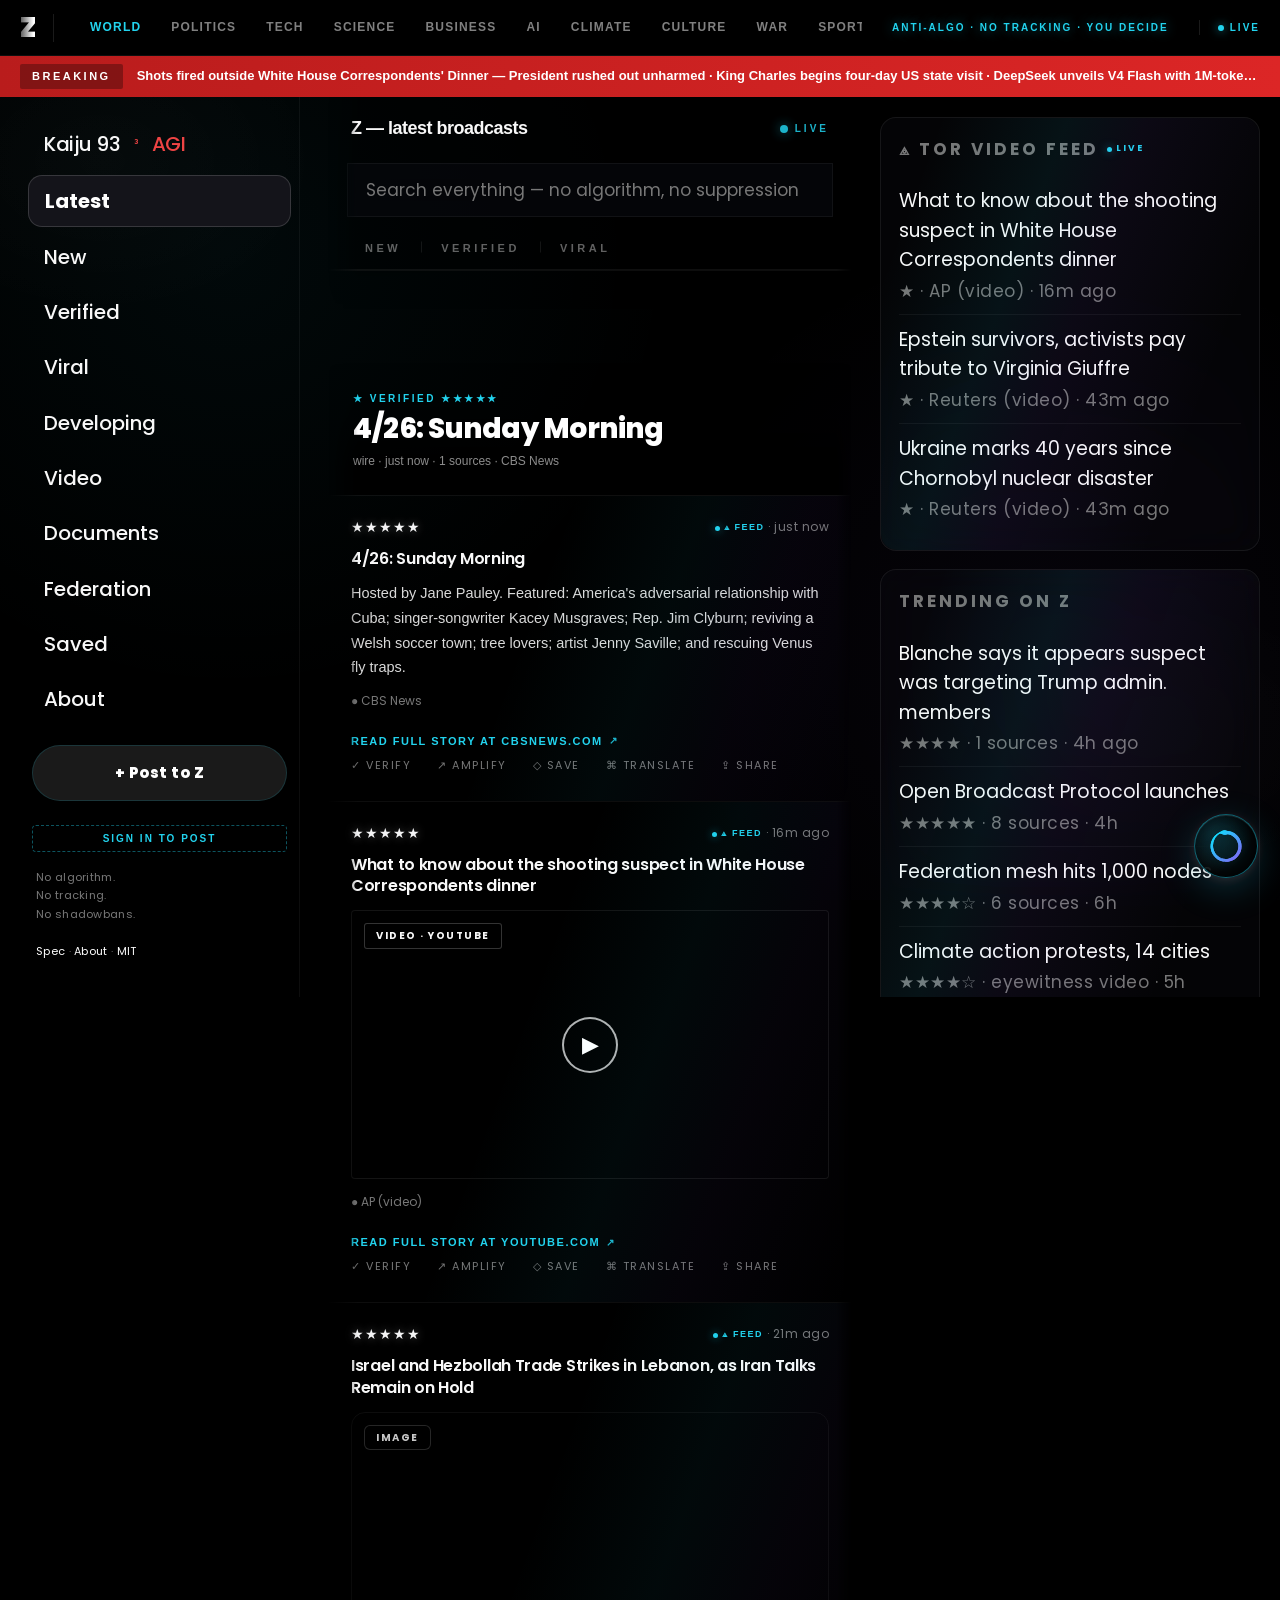
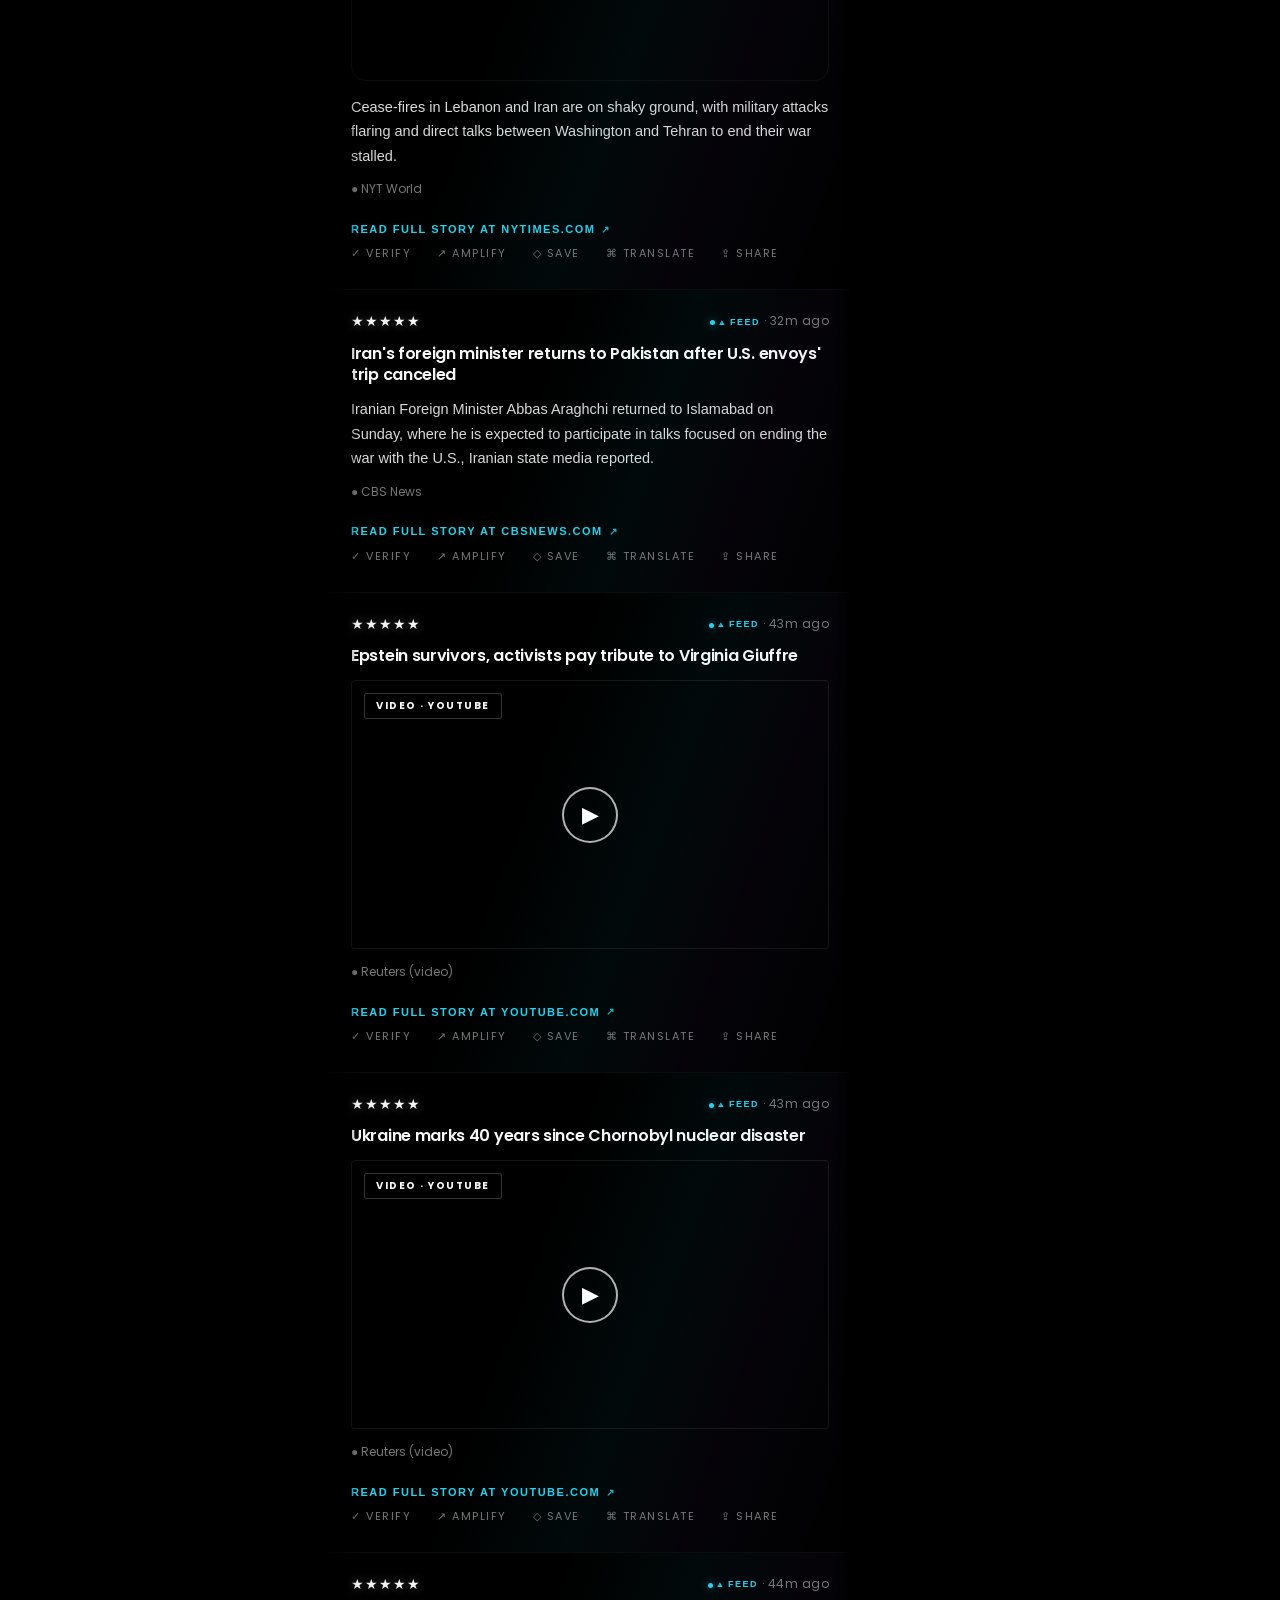
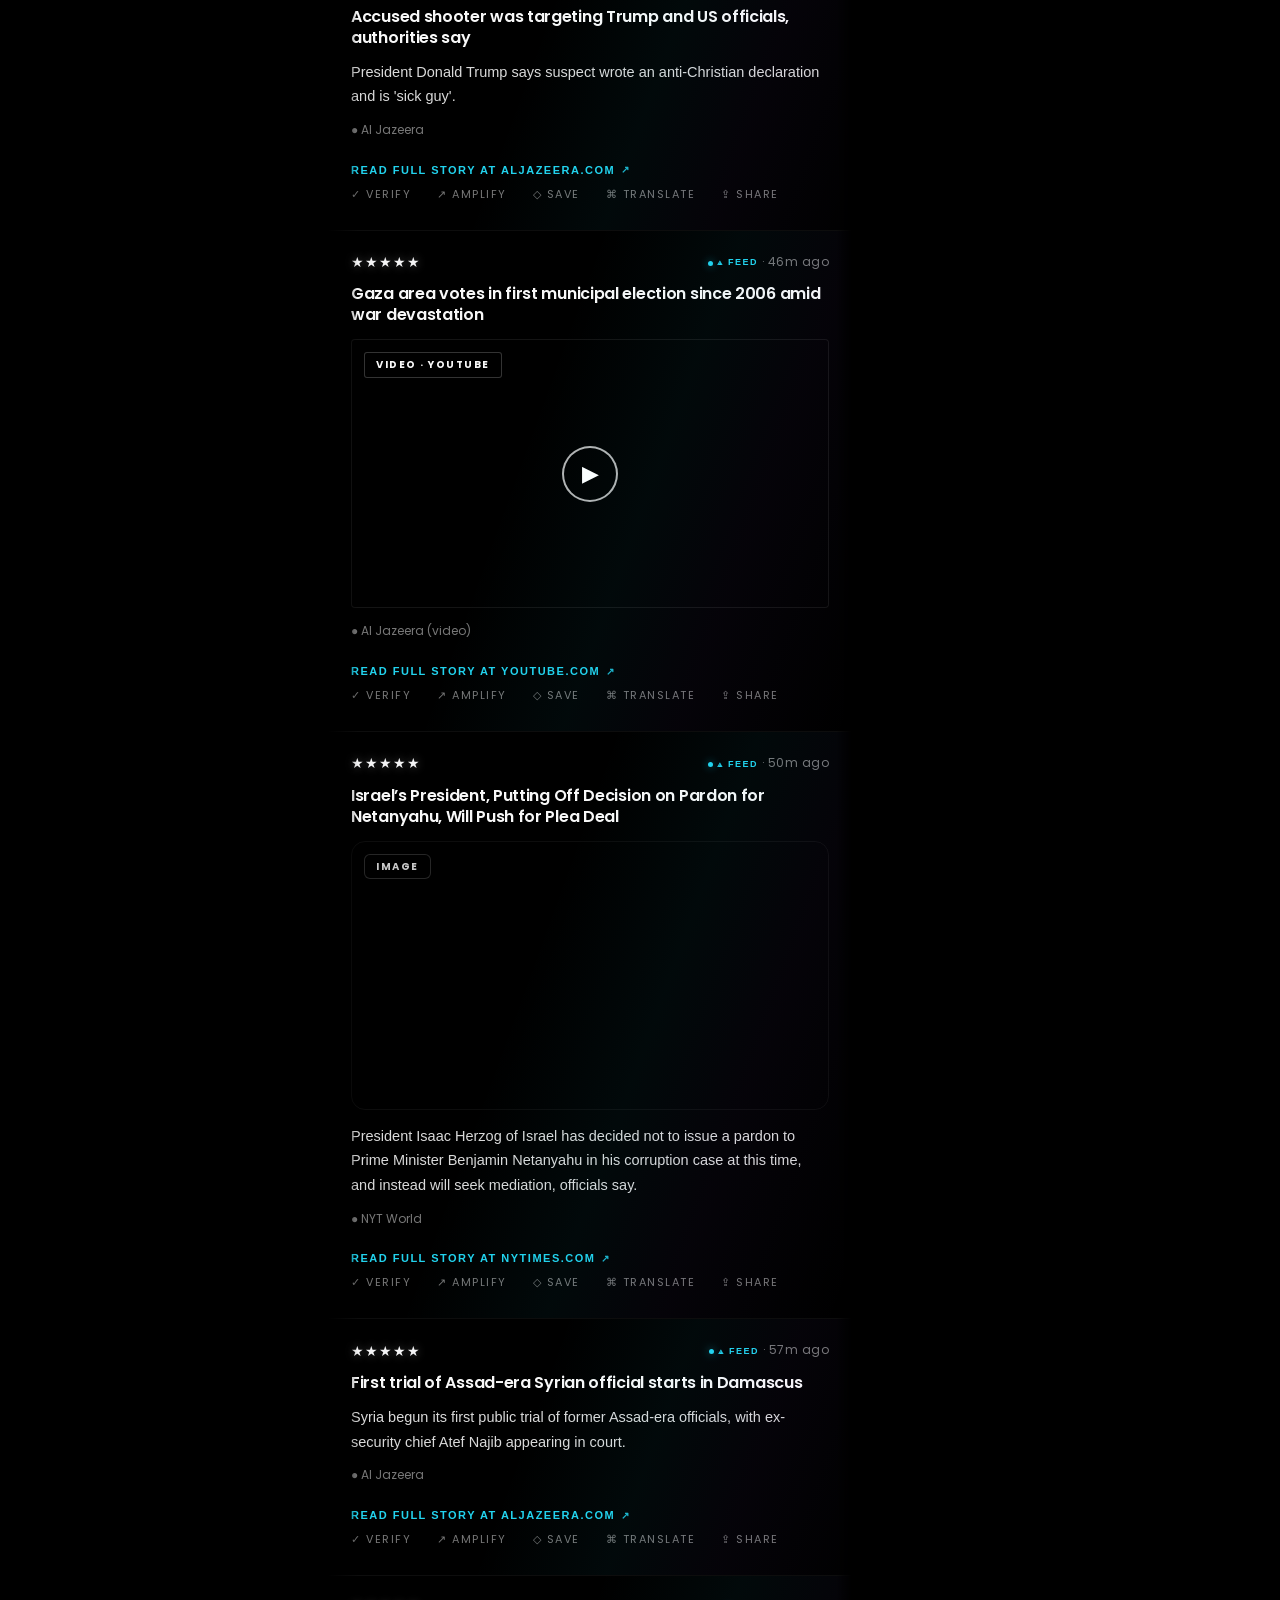
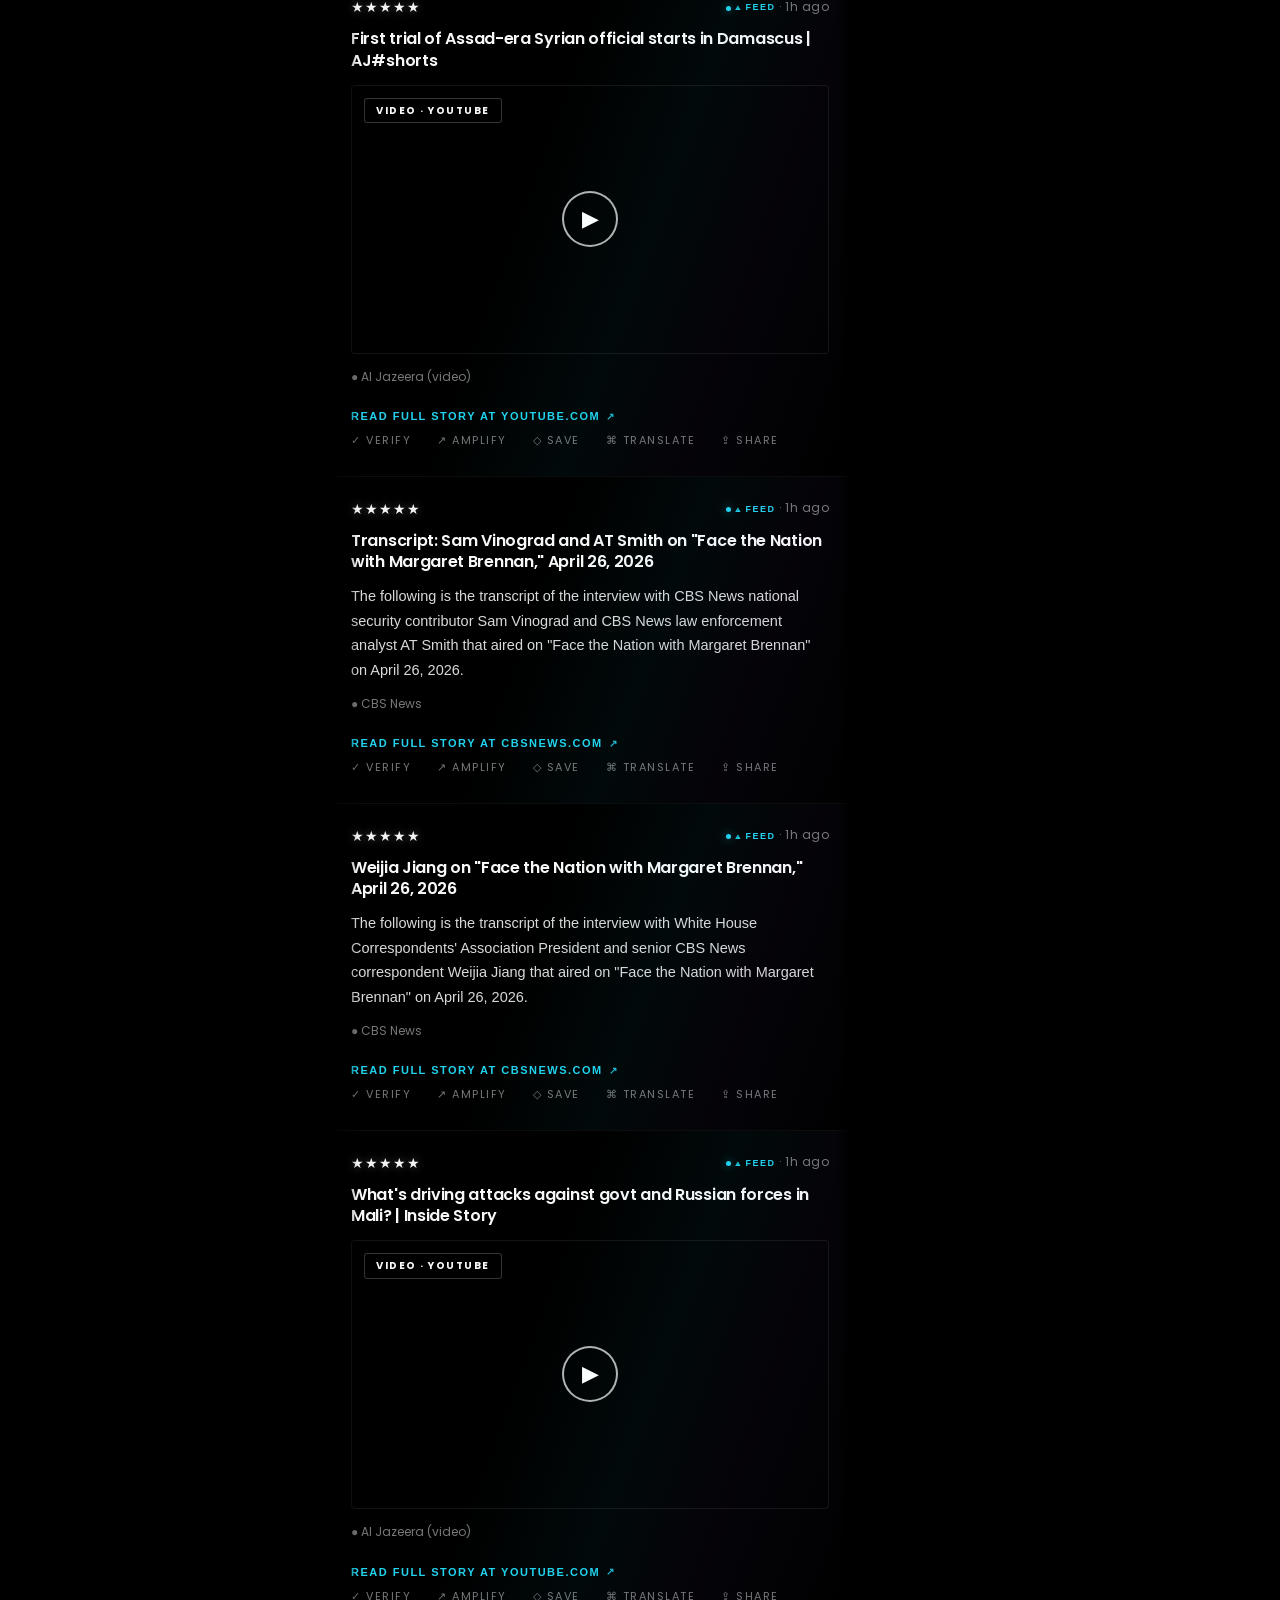
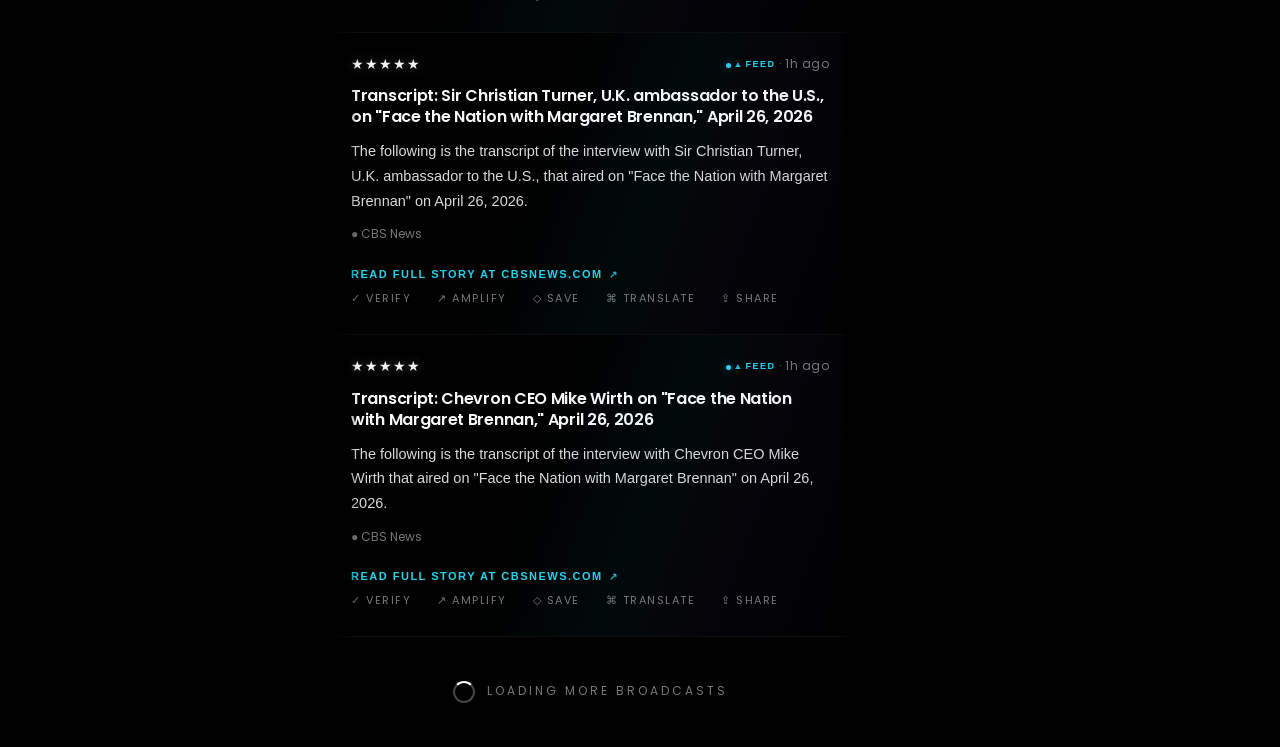
<file: index.html>
<!DOCTYPE html>
<html lang="en">
<head>
    <meta charset="UTF-8">
    <meta name="viewport" content="width=device-width, initial-scale=1.0, viewport-fit=cover">
    <meta name="theme-color" content="#000000">
    <title>Z — ANTI-ALGO NEWS & INFORMATION</title>
    <meta name="description" content="Z — anti-algorithm news and information. Powered by your submissions. You decide what is real. No algorithm, no tracking, no suppression.">
    <meta name="keywords" content="z news, anti-algo, anti-algorithm, news network, verification, federation, open source, journalism, oroboros">
    <meta property="og:title" content="Z — ANTI-ALGO NEWS">
    <meta property="og:description" content="Anti-algorithm news. Powered by your submissions. You decide what is real.">
    <meta property="og:type" content="website">

    <link rel="icon" type="image/svg+xml" href="assets/img/logo.svg">
    <link rel="preconnect" href="https://fonts.googleapis.com">
    <link href="https://fonts.googleapis.com/css2?family=Poppins:wght@400;500;600;700;800&display=swap" rel="stylesheet">
    <link rel="stylesheet" href="assets/css/style.css">
    <style>
        /* === Oroboros futuristic layer — additive, style.css untouched === */

        /* glass: more transparency, deeper blur */
        .rail-card {
            background: rgba(14, 14, 22, 0.30) !important;
            backdrop-filter: blur(18px) saturate(1.3) !important;
            -webkit-backdrop-filter: blur(18px) saturate(1.3) !important;
            border-color: rgba(255,255,255,0.07) !important;
        }
        .feed-header {
            background: rgba(0, 0, 0, 0.42) !important;
            backdrop-filter: blur(22px) saturate(1.2) !important;
            -webkit-backdrop-filter: blur(22px) saturate(1.2) !important;
        }
        .main { background: transparent !important; mask-image: linear-gradient(90deg, transparent 0%, #000 30px, #000 97%, transparent 100%); -webkit-mask-image: linear-gradient(90deg, transparent 0%, #000 30px, #000 97%, transparent 100%); }
        .search-bar input { background: rgba(10, 12, 18, 0.45) !important; }
        .chip { background: rgba(10, 12, 18, 0.45) !important; backdrop-filter: blur(10px) saturate(1.2) !important; -webkit-backdrop-filter: blur(10px) saturate(1.2) !important; }
        .modal { background: rgba(10, 12, 18, 0.70) !important; backdrop-filter: blur(28px) saturate(1.4) !important; -webkit-backdrop-filter: blur(28px) saturate(1.4) !important; }
        .post-media { background: rgba(10, 12, 18, 0.35) !important; }
        .post-media.has-img { background: transparent !important; }
        .post-play {
            width: 56px; height: 56px; border-radius: 50%;
            background: rgba(0,0,0,0.65);
            border: 2px solid rgba(255,255,255,0.7);
            color: #fff; font-size: 22px;
            display: flex; align-items: center; justify-content: center;
            backdrop-filter: blur(6px);
        }

        /* === document preview pane === */
        .post-doc {
            margin: 14px 0;
            border: 1px solid rgba(255,255,255,0.10);
            background:
                linear-gradient(180deg, rgba(255,255,255,0.025) 0%, rgba(255,255,255,0.012) 100%);
            padding: 22px 22px 18px;
            border-radius: 4px;
            position: relative;
            backdrop-filter: blur(8px);
        }
        .post-doc .post-media-tag { position: static; display: inline-block; margin-bottom: 10px; }
        .post-doc-text {
            font-family: 'Inter', sans-serif;
            font-size: 13.5px;
            line-height: 1.7;
            color: rgba(255,255,255,0.78);
            margin: 8px 0 14px;
            white-space: normal;
            border-left: 2px solid rgba(34,211,238,0.4);
            padding-left: 14px;
        }
        .post-doc-link {
            display: inline-block;
            font-family: 'Archivo', sans-serif;
            font-size: 11px;
            letter-spacing: 2px;
            text-transform: uppercase;
            font-weight: 800;
            color: #22d3ee;
            text-decoration: none;
            margin-top: 6px;
            padding-bottom: 2px;
            border-bottom: 1px solid transparent;
            transition: border-color .2s ease;
        }
        .post-doc-link:hover { border-bottom-color: #22d3ee; }

        /* === inline video embed (paste a link, plays on the page) === */
        .post-video {
            position: relative;
            margin: 14px 0;
            border-radius: 4px;
            overflow: hidden;
            aspect-ratio: 16/9;
            background: #000;
            border: 1px solid rgba(255,255,255,0.08);
        }
        .post-video.has-thumb {
            cursor: pointer;
            background-size: cover;
            background-position: center;
        }
        .post-video iframe {
            width: 100%;
            height: 100%;
            border: 0;
            display: block;
        }
        .post-video .post-play {
            position: absolute;
            top: 50%; left: 50%;
            transform: translate(-50%, -50%);
            transition: transform .2s ease, background .2s ease;
        }
        .post-video.has-thumb:hover .post-play {
            transform: translate(-50%, -50%) scale(1.06);
            background: rgba(34,211,238,0.85);
            border-color: #fff;
        }
        .post-video .post-media-tag {
            position: absolute;
            top: 12px; left: 12px;
            background: rgba(0,0,0,0.75);
            border: 1px solid rgba(255,255,255,0.2);
            padding: 4px 11px;
            border-radius: 3px;
            font-size: 10px;
            font-weight: 700;
            letter-spacing: 1.5px;
        }

        /* === read-full-story link at bottom of each post === */
        .post-source-link {
            display: inline-flex;
            align-items: center;
            gap: 6px;
            margin-top: 10px;
            font-family: 'Archivo', sans-serif;
            font-size: 11px;
            font-weight: 700;
            letter-spacing: 1.5px;
            text-transform: uppercase;
            color: #22d3ee;
            text-decoration: none;
            border-bottom: 1px solid transparent;
            padding-bottom: 2px;
            transition: border-color .2s ease;
        }
        .post-source-link:hover { border-bottom-color: #22d3ee; }
        .post-source-link .arrow { font-size: 10px; opacity: 0.85; }

        .post-title-link {
            color: inherit !important;
            text-decoration: none;
            background-image: linear-gradient(currentColor, currentColor);
            background-size: 0 1px;
            background-repeat: no-repeat;
            background-position: 0 100%;
            transition: background-size .25s ease;
        }
        .post-title-link:hover { background-size: 100% 1px; }

        /* === full inline body (replaces the doc preview / truncated body) === */
        .post-body-full {
            font-family: 'Inter', sans-serif;
            font-size: 14.5px;
            line-height: 1.7;
            color: rgba(255,255,255,0.85);
            margin: 12px 0;
        }
        .post-body-full p { margin: 0 0 12px; }
        .post-body-full p:last-child { margin-bottom: 0; }
        .post-body-full a { color: #22d3ee; border-bottom: 1px solid rgba(34,211,238,0.3); text-decoration: none; }
        .post-body-full a:hover { border-bottom-color: #22d3ee; }
        .post-body-full strong { color: #fff; font-weight: 700; }
        .post-inline-img {
            display: block;
            max-width: 100%;
            margin: 10px 0;
            border-radius: 4px;
            border: 1px solid rgba(255,255,255,0.06);
        }
        .post-expand-btn {
            display: inline-block;
            margin-top: 8px;
            background: transparent;
            border: 1px solid rgba(34,211,238,0.4);
            color: #22d3ee;
            font-family: 'Archivo', sans-serif;
            font-weight: 700;
            font-size: 11px;
            letter-spacing: 1.5px;
            text-transform: uppercase;
            padding: 7px 14px;
            border-radius: 100px;
            cursor: pointer;
            transition: background .2s ease;
        }
        .post-expand-btn:hover { background: rgba(34,211,238,0.08); }

        /* === account badge in sidebar === */
        .account-badge {
            margin: 6px 12px 0;
            font-family: 'Inter', sans-serif;
            font-size: 12px;
            color: rgba(255,255,255,0.7);
            display: flex;
            align-items: center;
            gap: 8px;
        }
        .account-badge .acc-dot {
            width: 7px; height: 7px;
            background: #4ade80;
            border-radius: 50%;
            box-shadow: 0 0 8px rgba(74,222,128,0.5);
            display: inline-block;
        }
        .account-badge .acc-logout {
            margin-left: auto;
            background: transparent;
            border: none;
            color: rgba(255,255,255,0.4);
            font-size: 11px;
            font-family: inherit;
            cursor: pointer;
            text-decoration: underline;
        }
        .account-badge .acc-logout:hover { color: #f87171; }
        .account-badge .acc-login-trigger {
            background: transparent;
            border: 1px dashed rgba(34,211,238,0.4);
            color: #22d3ee;
            font-family: 'Archivo', sans-serif;
            font-weight: 700;
            font-size: 10px;
            letter-spacing: 2px;
            text-transform: uppercase;
            padding: 7px 12px;
            border-radius: 4px;
            cursor: pointer;
            width: 100%;
            transition: background .2s ease;
        }
        .account-badge .acc-login-trigger:hover { background: rgba(34,211,238,0.08); }

        /* image upload field in modal */
        .modal input[type="file"] {
            background: transparent !important;
            padding: 8px 0 !important;
            border: none !important;
            color: rgba(255,255,255,0.7) !important;
        }

        /* === floating Oroboros → Kaiju AGI === */
        .kaiju-fab {
            position: fixed;
            bottom: 22px;
            right: 22px;
            width: 64px;
            height: 64px;
            border-radius: 50%;
            background: radial-gradient(circle at 30% 30%, rgba(34,211,238,0.15), rgba(0,0,0,0.85) 65%);
            border: 1px solid rgba(34,211,238,0.45);
            box-shadow:
                0 10px 36px rgba(34,211,238,0.22),
                0 2px 8px rgba(239,68,68,0.18),
                inset 0 1px 0 rgba(255,255,255,0.1);
            backdrop-filter: blur(14px);
            -webkit-backdrop-filter: blur(14px);
            z-index: 200;
            display: flex;
            align-items: center;
            justify-content: center;
            transition: transform .28s cubic-bezier(.2,.8,.2,1), box-shadow .28s ease, border-color .28s ease;
            text-decoration: none;
        }
        .kaiju-fab img {
            width: 40px;
            height: 40px;
            filter: drop-shadow(0 0 10px rgba(34,211,238,0.45));
            transition: transform .4s ease;
        }
        .kaiju-fab::before {
            content: '';
            position: absolute;
            inset: -4px;
            border-radius: 50%;
            background: conic-gradient(from 0deg, rgba(34,211,238,0.5), rgba(239,68,68,0.5), rgba(34,211,238,0.5));
            z-index: -1;
            opacity: 0;
            filter: blur(10px);
            transition: opacity .3s ease;
        }
        .kaiju-fab:hover { transform: scale(1.08); border-color: rgba(34,211,238,0.8); box-shadow: 0 14px 44px rgba(34,211,238,0.4), inset 0 1px 0 rgba(255,255,255,0.15); }
        .kaiju-fab:hover img { transform: rotate(8deg) scale(1.05); }
        .kaiju-fab:hover::before { opacity: 0.6; }
        .kaiju-fab::after {
            content: 'KAIJU AGI';
            position: absolute;
            right: 76px;
            top: 50%;
            transform: translateY(-50%) translateX(8px);
            font-family: 'Archivo', sans-serif;
            font-size: 10px;
            font-weight: 800;
            letter-spacing: 2.5px;
            color: rgba(255,255,255,0.85);
            background: rgba(0,0,0,0.7);
            border: 1px solid rgba(34,211,238,0.4);
            padding: 6px 10px;
            border-radius: 4px;
            white-space: nowrap;
            opacity: 0;
            pointer-events: none;
            transition: opacity .25s ease, transform .25s ease;
            backdrop-filter: blur(8px);
        }
        .kaiju-fab:hover::after { opacity: 1; transform: translateY(-50%) translateX(0); }

        @media (max-width: 720px) {
            .kaiju-fab { bottom: 84px; right: 14px; width: 56px; height: 56px; }
            .kaiju-fab img { width: 34px; height: 34px; }
            .kaiju-fab::after { display: none; }
        }

        /* === user-submitted post indicator === */
        .post.is-user::before {
            content: '';
            position: absolute;
            left: 0; top: 0; bottom: 0;
            width: 2px;
            background: linear-gradient(180deg, #ef4444 0%, #22d3ee 100%);
            opacity: 0.7;
        }
        .post-user-tag {
            display: inline-block;
            font-family: 'Archivo', sans-serif;
            font-size: 9px;
            font-weight: 800;
            letter-spacing: 2px;
            color: #ef4444;
            border: 1px solid rgba(239,68,68,0.45);
            padding: 3px 7px;
            border-radius: 100px;
            margin-left: 4px;
            text-transform: uppercase;
        }

        /* === feed indicator for wire items === */
        .feed-indicator {
            display: inline-flex;
            align-items: center;
            gap: 4px;
            font-family: 'Archivo', sans-serif;
            font-size: 9px;
            font-weight: 800;
            letter-spacing: 1.5px;
            color: #22d3ee;
            text-transform: uppercase;
        }
        .feed-indicator::before {
            content: '';
            width: 5px; height: 5px;
            border-radius: 50%;
            background: #22d3ee;
            box-shadow: 0 0 8px rgba(34,211,238,0.6);
            animation: pulse 1.6s ease-in-out infinite;
        }

        /* holographic sliding sheen — cyan→violet, slow, subtle */
        .rail-card::after {
            content: "";
            position: absolute; inset: 0;
            pointer-events: none;
            background: linear-gradient(110deg,
                transparent 35%,
                rgba(34, 211, 238, 0.07) 48%,
                rgba(139, 92, 246, 0.06) 56%,
                transparent 72%);
            background-size: 220% 100%;
            background-position: -120% 0;
            animation: oro-holo-slide 11s linear infinite;
            border-radius: inherit;
        }
        .post { overflow: hidden; }
        .post::after {
            content: "";
            position: absolute; inset: 0;
            pointer-events: none;
            background: linear-gradient(110deg,
                transparent 40%,
                rgba(34, 211, 238, 0.045) 50%,
                rgba(139, 92, 246, 0.035) 58%,
                transparent 70%);
            background-size: 240% 100%;
            background-position: -130% 0;
            animation: oro-holo-slide 14s linear infinite;
        }
        @keyframes oro-holo-slide {
            0%   { background-position: -120% 0; }
            100% { background-position: 220% 0; }
        }

        /* ambient halo behind app — cyan + violet, drifting */
        body::after {
            content: "";
            position: fixed; inset: 0;
            pointer-events: none;
            z-index: 0;
            background:
                radial-gradient(720px circle at 18% 28%, rgba(34, 211, 238, 0.045), transparent 62%),
                radial-gradient(680px circle at 82% 72%, rgba(139, 92, 246, 0.045), transparent 62%);
            animation: oro-ambient 26s ease-in-out infinite alternate;
        }
        @keyframes oro-ambient {
            0%   { transform: translate3d(0,0,0); opacity: 0.7; }
            100% { transform: translate3d(-26px, 18px, 0); opacity: 1; }
        }

        /* brand: WORLD white, FEED white, tight spacing, Poppins rounded font */
        .brand-text {
            display: flex;
            align-items: center;
            justify-content: center;
            padding: 6px 0 4px;
            line-height: 1;
        }
        .brand-text .world-part {
            font-family: 'Poppins', -apple-system, BlinkMacSystemFont, sans-serif;
            font-weight: 700;
            font-size: 30px;
            letter-spacing: -0.5px;
            color: #ffffff;
        }
        .brand-text .feed-part {
            font-family: 'Poppins', -apple-system, BlinkMacSystemFont, sans-serif;
            font-weight: 700;
            font-size: 30px;
            letter-spacing: -0.5px;
            color: #ffffff;
        }

        /* alliance logos: restore their original color */
        .ally img.color {
            filter: none !important;
            opacity: 1 !important;
        }
        .ally-mark.color-ds { color: #22d3ee !important; border-color: rgba(34,211,238,0.4) !important; background: rgba(34,211,238,0.06) !important; }
        .ally-mark.color-glm { color: #ef4444 !important; border-color: rgba(239,68,68,0.4) !important; background: rgba(239,68,68,0.06) !important; }

        /* tier color accents — slight tint, news-tasteful */
        .tier-5 { color: #22d3ee !important; border-color: rgba(34, 211, 238, 0.55) !important; background: rgba(34, 211, 238, 0.06) !important; }
        .tier-4 { color: #4ade80 !important; border-color: rgba(74, 222, 128, 0.45) !important; background: rgba(74, 222, 128, 0.05) !important; }
        .tier-3 { color: #fbbf24 !important; border-color: rgba(251, 191, 36, 0.4) !important; background: rgba(251, 191, 36, 0.05) !important; }
        .tier-2 { color: #fb923c !important; border-color: rgba(251, 146, 60, 0.35) !important; background: rgba(251, 146, 60, 0.04) !important; }
        .tier-1 { color: #f87171 !important; border-color: rgba(248, 113, 113, 0.3) !important; background: rgba(248, 113, 113, 0.04) !important; }

        /* small touch on the LIVE pulse — cyan tint */
        .feed-title .live { color: #22d3ee !important; }
        .feed-title .live::before { background: #22d3ee !important; box-shadow: 0 0 12px rgba(34,211,238,0.6) !important; }

        /* === sort links: Oroboros section nav (new / verified / viral) === */
        .filters {
            gap: 0 !important;
            padding: 0 16px !important;
            align-items: stretch;
            border-bottom: 1px solid rgba(255,255,255,0.06);
            overflow: visible !important;
        }
        .sort-link {
            font-family: 'Archivo', sans-serif;
            font-size: 11px;
            font-weight: 800;
            letter-spacing: 3.5px;
            text-transform: uppercase;
            color: rgba(255, 255, 255, 0.38);
            text-decoration: none;
            padding: 16px 20px 14px;
            margin-bottom: -1px;
            border-bottom: 2px solid transparent;
            transition: color .18s ease, border-color .25s cubic-bezier(.2,.8,.2,1);
            text-shadow: none !important;
            line-height: 1;
            position: relative;
        }
        .sort-link + .sort-link::before {
            content: '';
            position: absolute;
            left: 0; top: 50%;
            transform: translateY(-50%);
            width: 1px; height: 11px;
            background: rgba(255,255,255,0.08);
        }
        .sort-link:hover {
            text-shadow: none !important;
            font-weight: 800;
            letter-spacing: 3.5px;
            font-size: 11px;
            color: rgba(255, 255, 255, 0.95);
        }
        .sort-link[data-filter="new"]:hover,
        .sort-link[data-filter="new"].active   { color: #fbbf24; border-bottom-color: #fbbf24; }
        .sort-link[data-filter="5"]:hover,
        .sort-link[data-filter="5"].active     { color: #22d3ee; border-bottom-color: #22d3ee; }
        .sort-link[data-filter="viral"]:hover,
        .sort-link[data-filter="viral"].active { color: #ef4444; border-bottom-color: #ef4444; }
        .sort-link[data-filter="new"].active   { box-shadow: 0 6px 18px -8px #fbbf24; }
        .sort-link[data-filter="5"].active     { box-shadow: 0 6px 18px -8px #22d3ee; }
        .sort-link[data-filter="viral"].active { box-shadow: 0 6px 18px -8px #ef4444; }

        /* === X-style affiliated-badge pills: NEW / VERIFIED / VIRAL === */
        .post-tag, .tier-label.tier-5 {
            display: inline-flex !important;
            align-items: center;
            gap: 5px;
            font-family: 'Inter', sans-serif;
            font-size: 11px !important;
            font-weight: 700 !important;
            letter-spacing: 0.4px !important;
            text-transform: uppercase;
            padding: 3px 10px 3px 4px !important;
            border-radius: 100px !important;
            border: 1px solid rgba(255,255,255,0.08) !important;
            color: #ffffff !important;
            background: rgba(255,255,255,0.04) !important;
            line-height: 1 !important;
            text-shadow: none !important;
            vertical-align: middle;
        }
        .post-tag::before, .tier-label.tier-5::before {
            display: inline-flex;
            align-items: center;
            justify-content: center;
            width: 15px; height: 15px;
            border-radius: 50%;
            font-family: 'Archivo', sans-serif;
            font-size: 10px;
            font-weight: 900;
            color: #000;
            line-height: 1;
            box-shadow: inset 0 1px 0 rgba(255,255,255,0.35);
        }
        .post-tag.new::before        { content: '+'; background: #fbbf24; }
        .tier-label.tier-5::before   { content: '✓'; background: #22d3ee; font-size: 9px; }
        .post-tag.viral::before      { content: '↗'; background: #ef4444; font-size: 9px; }

        /* === broadcast CTA: soft black, teal sheen, white text === */
        .submit-cta {
            border-radius: 100px !important;
            background: #1a1a1a !important;
            color: #ffffff !important;
            border: 1px solid rgba(34,211,238,0.15) !important;
            box-shadow: 0 2px 12px rgba(0,0,0,0.4) !important;
            text-transform: none !important;
            letter-spacing: 0.5px !important;
            font-size: 15px !important;
            font-weight: 800 !important;
            padding: 18px 22px !important;
            display: flex !important;
            align-items: center !important;
            justify-content: center !important;
            text-align: center !important;
            min-height: 52px !important;
            position: relative;
            overflow: hidden;
        }
        .submit-cta::after {
            content: "";
            position: absolute; inset: 0;
            pointer-events: none;
            background: linear-gradient(110deg,
                transparent 25%,
                rgba(34, 211, 238, 0.35) 42%,
                rgba(34, 211, 238, 0.15) 52%,
                transparent 65%);
            background-size: 220% 100%;
            background-position: -120% 0;
            animation: z-btn-sheen 8s ease-in-out infinite;
            border-radius: inherit;
        }
        @keyframes z-btn-sheen {
            0%   { background-position: -120% 0; }
            35%  { background-position: 220% 0; }
            100% { background-position: 220% 0; }
        }
        .submit-cta:hover {
            background: #222222 !important;
            color: #ffffff !important;
            transform: none !important;
            border-color: rgba(34,211,238,0.3) !important;
            box-shadow: 0 4px 20px rgba(34,211,238,0.15), 0 2px 12px rgba(0,0,0,0.5) !important;
            text-shadow: none !important;
        }

        .chip {
            border-radius: 0 !important;
            border: none !important;
            background: transparent !important;
            padding: 8px 12px !important;
            backdrop-filter: none !important;
            -webkit-backdrop-filter: none !important;
            transform: none !important;
            border-bottom: 2px solid transparent !important;
            transition: color .2s ease, border-color .2s ease !important;
        }
        .chip:hover {
            background: transparent !important;
            color: #ffffff !important;
            transform: none !important;
            border-bottom-color: rgba(255,255,255,0.2) !important;
        }
        .chip.active {
            background: transparent !important;
            color: #ffffff !important;
            border: none !important;
            border-bottom: 2px solid #22d3ee !important;
            font-weight: 700;
        }

        .btn-primary {
            border-radius: 0 !important;
            background: #ffffff !important;
            color: #000000 !important;
            border: none !important;
            box-shadow: 0 1px 0 rgba(0,0,0,0.6), inset 0 1px 0 rgba(255,255,255,0.6) !important;
            text-transform: uppercase;
            letter-spacing: 2px !important;
            font-weight: 800 !important;
            font-size: 12px !important;
            padding: 13px 26px !important;
        }
        .btn-primary:hover {
            transform: none !important;
            background: #f0f0f0 !important;
            color: #000000 !important;
            box-shadow: 0 4px 14px rgba(255,255,255,0.18), inset 0 1px 0 rgba(255,255,255,0.7) !important;
            text-shadow: none !important;
        }
        .btn-secondary {
            border-radius: 0 !important;
            background: #1a1a22 !important;
            color: #ffffff !important;
            border: 1px solid rgba(255,255,255,0.2) !important;
            text-transform: uppercase;
            letter-spacing: 2px !important;
            font-weight: 700 !important;
            font-size: 12px !important;
            padding: 13px 22px !important;
        }
        .btn-secondary:hover {
            background: #24242e !important;
            border-color: rgba(255,255,255,0.35) !important;
            color: #ffffff !important;
            text-shadow: none !important;
            transform: none !important;
        }

        .search-bar input { border-radius: 0 !important; }

        /* link-style action buttons under each post */
        .post-action {
            text-transform: uppercase;
            letter-spacing: 1.5px;
            font-size: 11px !important;
            border-bottom: 1px solid transparent;
        }
        .post-action:hover {
            transform: none !important;
            border-bottom-color: rgba(34,211,238,0.6);
            color: #22d3ee !important;
        }
        .post-action.active { color: #22d3ee !important; }

        /* === simple mouseover light shift (cyan glow) === */
        .chip, .post-action, .submit-cta, .btn-primary, .btn-secondary, .nav-item, .rail-card .item, .ally {
            transition: color .22s ease, background-color .22s ease, border-color .22s ease, text-shadow .22s ease, box-shadow .22s ease !important;
        }
        .chip:hover, .post-action:hover, .submit-cta:hover, .btn-secondary:hover,
        .nav-item:hover, .rail-card .item:hover, .ally:hover {
            text-shadow: 0 0 10px rgba(34, 211, 238, 0.45);
        }
        .btn-primary:hover { box-shadow: 0 0 16px rgba(34, 211, 238, 0.45) !important; }
        /* === Z TOP NAV — CNN-inspired glass bar, unique Z-mark === */
        .z-top {
            position: sticky;
            top: 0;
            z-index: 300;
            background: rgba(0,0,0,0.92);
            backdrop-filter: blur(24px) saturate(1.3);
            -webkit-backdrop-filter: blur(24px) saturate(1.3);
            border-bottom: 1px solid rgba(255,255,255,0.06);
            padding: 0 20px;
            display: flex;
            align-items: center;
            height: 56px;
            gap: 18px;
        }
        .z-top-inner {
            max-width: 1400px;
            margin: 0 auto;
            width: 100%;
            display: flex;
            align-items: center;
            gap: 18px;
        }
        .z-mark {
            font-family: 'Poppins', sans-serif;
            font-weight: 900;
            font-size: 28px;
            letter-spacing: -2px;
            color: #ffffff;
            text-decoration: none;
            display: flex;
            align-items: center;
            gap: 4px;
            flex-shrink: 0;
            line-height: 1;
            padding-right: 18px;
            border-right: 1px solid rgba(255,255,255,0.1);
        }
        .z-mark {
            position: relative;
            overflow: hidden;
        }
        .z-mark .z-highlight {
            background: linear-gradient(90deg, #555555 0%, #ffffff 30%, #ffffff 50%, #ffffff 70%, #555555 100%);
            background-size: 300% 100%;
            -webkit-background-clip: text;
            -webkit-text-fill-color: transparent;
            background-clip: text;
            position: relative;
            z-index: 1;
            animation: z-luminate 5s ease-in-out infinite;
        }
        @keyframes z-luminate {
            0%   { background-position: 0% 0; }
            50%  { background-position: 100% 0; }
            100% { background-position: 0% 0; }
        }
        .z-tagline {
            font-family: 'Archivo', sans-serif;
            font-size: 10px;
            font-weight: 700;
            letter-spacing: 2px;
            text-transform: uppercase;
            color: #22d3ee;
            flex-shrink: 0;
            padding: 0 12px;
            text-shadow: 0 0 12px rgba(34,211,238,0.5), 0 0 30px rgba(34,211,238,0.2);
            animation: z-glow-pulse 6s ease-in-out infinite;
        }
        @keyframes z-glow-pulse {
            0%   { text-shadow: 0 0 8px rgba(34,211,238,0.3), 0 0 20px rgba(34,211,238,0.1); }
            50%  { text-shadow: 0 0 16px rgba(34,211,238,0.7), 0 0 40px rgba(34,211,238,0.3); }
            100% { text-shadow: 0 0 8px rgba(34,211,238,0.3), 0 0 20px rgba(34,211,238,0.1); }
        }
        .z-nav-links {
            display: flex;
            align-items: center;
            gap: 2px;
            overflow-x: auto;
            scrollbar-width: none;
            flex: 1;
            padding: 0 4px;
        }
        .z-nav-links::-webkit-scrollbar { display: none; }
        .z-nav-link {
            font-family: 'Archivo', sans-serif;
            font-size: 12px;
            font-weight: 700;
            letter-spacing: 1.2px;
            text-transform: uppercase;
            color: rgba(255,255,255,0.5);
            text-decoration: none;
            padding: 6px 14px;
            border-radius: 4px;
            white-space: nowrap;
            transition: color .18s ease, background .18s ease;
        }
        .z-nav-link:hover {
            color: #ffffff;
            background: rgba(255,255,255,0.06);
        }
        .z-nav-link.active {
            color: #22d3ee;
        }
        .z-live-tag {
            display: flex;
            align-items: center;
            gap: 6px;
            font-family: 'Archivo', sans-serif;
            font-size: 10px;
            font-weight: 800;
            letter-spacing: 2px;
            color: #22d3ee;
            text-transform: uppercase;
            flex-shrink: 0;
            padding-left: 18px;
            border-left: 1px solid rgba(255,255,255,0.1);
        }
        .z-live-tag::before {
            content: '';
            width: 6px; height: 6px;
            border-radius: 50%;
            background: #22d3ee;
            box-shadow: 0 0 10px rgba(34,211,238,0.7);
            animation: pulse 1.6s ease-in-out infinite;
        }

        /* === Z BREAKING NEWS TICKER — CNN-style red bar === */
        .z-breaking {
            background: linear-gradient(90deg, #b91c1c 0%, #dc2626 100%);
            padding: 8px 20px;
            display: flex;
            align-items: center;
            gap: 14px;
            overflow: hidden;
            position: relative;
            z-index: 299;
        }
        .z-breaking-label {
            font-family: 'Archivo', sans-serif;
            font-size: 11px;
            font-weight: 900;
            letter-spacing: 2.5px;
            text-transform: uppercase;
            color: #ffffff;
            flex-shrink: 0;
            background: rgba(0,0,0,0.3);
            padding: 4px 12px;
            border-radius: 2px;
        }
        .z-breaking-text {
            font-family: 'Inter', sans-serif;
            font-size: 13px;
            font-weight: 600;
            color: #ffffff;
            white-space: nowrap;
            overflow: hidden;
            text-overflow: ellipsis;
            animation: z-ticker 28s linear infinite;
        }
        @keyframes z-ticker {
            0%   { transform: translateX(100%); }
            10%  { transform: translateX(0); }
            90%  { transform: translateX(0); }
            100% { transform: translateX(-100%); }
        }

        /* === Z FEATURED HERO — CNN top-story treatment === */
        .z-hero {
            border-bottom: 1px solid rgba(255,255,255,0.06);
            padding: 0;
            position: relative;
            overflow: hidden;
            cursor: pointer;
            transition: opacity .3s ease;
        }
        .z-hero:hover { opacity: 0.97; }
        .z-hero-bg {
            width: 100%;
            aspect-ratio: 21/9;
            background-size: cover;
            background-position: center;
            position: relative;
            display: flex;
            align-items: flex-end;
        }
        .z-hero-overlay {
            width: 100%;
            padding: 28px 24px 24px;
            background: linear-gradient(0deg, rgba(0,0,0,0.92) 20%, rgba(0,0,0,0.3) 60%, transparent 100%);
        }
        .z-hero-label {
            font-family: 'Archivo', sans-serif;
            font-size: 10px;
            font-weight: 800;
            letter-spacing: 2.5px;
            text-transform: uppercase;
            color: #22d3ee;
            margin-bottom: 6px;
        }
        .z-hero-title {
            font-family: 'Poppins', sans-serif;
            font-size: 28px;
            font-weight: 800;
            color: #ffffff;
            line-height: 1.2;
            letter-spacing: -0.5px;
            max-width: 80%;
        }
        .z-hero-meta {
            font-family: 'Inter', sans-serif;
            font-size: 12px;
            color: rgba(255,255,255,0.55);
            margin-top: 6px;
        }

        @media (max-width: 720px) {
            .z-top { padding: 0 10px; height: 48px; gap: 10px; }
            .z-mark { font-size: 22px; padding-right: 10px; }
            .z-nav-link { font-size: 10px; letter-spacing: 1px; padding: 4px 10px; }
            .z-live-tag { font-size: 9px; padding-left: 10px; }
            .z-live-tag span { display: none; }
            .z-hero-title { font-size: 20px; max-width: 100%; }
            .z-hero-bg { aspect-ratio: 16/9; }
            .z-breaking-text { animation-duration: 18s; }
            .z-top-inner { gap: 10px; }
        }
    </style>
</head>
<body>

<!-- Z TOP NAVIGATION — CNN-inspired -->
<div class="z-top">
    <div class="z-top-inner">
        <a class="z-mark" href="./">
            <span class="z-highlight">Z</span>
        </a>
        <div class="z-nav-links">
            <a class="z-nav-link active" href="#">World</a>
            <a class="z-nav-link" href="#">Politics</a>
            <a class="z-nav-link" href="#">Tech</a>
            <a class="z-nav-link" href="#">Science</a>
            <a class="z-nav-link" href="#">Business</a>
            <a class="z-nav-link" href="#">AI</a>
            <a class="z-nav-link" href="#">Climate</a>
            <a class="z-nav-link" href="#">Culture</a>
            <a class="z-nav-link" href="#">War</a>
            <a class="z-nav-link" href="#">Sports</a>
            <a class="z-nav-link" href="https://oroboroslabs-ai.vercel.app/" target="_blank" rel="noopener noreferrer">Kaiju 93<sup style="font-size:9px;vertical-align:super">³</sup><span style="color:#ef4444">AGI</span></a>
        </div>
        <span class="z-tagline">ANTI-ALGO · NO TRACKING · YOU DECIDE</span>
        <div class="z-live-tag"><span>LIVE</span></div>
    </div>
</div>

<!-- Z BREAKING NEWS TICKER -->
<div class="z-breaking">
    <span class="z-breaking-label">BREAKING</span>
    <span class="z-breaking-text">Shots fired outside White House Correspondents' Dinner — President rushed out unharmed · King Charles begins four-day US state visit · DeepSeek unveils V4 Flash with 1M-token context · NASA Artemis II crew returns from lunar flyby</span>
</div>

<div class="app">

    <!-- LEFT SIDEBAR -->
    <aside class="side">
        <a class="nav-item nav-link-out" href="kaiju.html" style="text-decoration:none;color:inherit;display:flex;letter-spacing:-0.5px">Kaiju 93<sup style="font-size:12px;color:#ef4444">³</sup><span style="color:#ef4444">AGI</span></a>
        <div class="nav-item active" data-view="latest">Latest</div>
        <div class="nav-item" data-view="new">New</div>
        <div class="nav-item" data-view="verified">Verified</div>
        <div class="nav-item" data-view="viral">Viral</div>
        <div class="nav-item" data-view="developing">Developing</div>
        <div class="nav-item" data-view="video">Video</div>
        <div class="nav-item" data-view="docs">Documents</div>
        <div class="nav-item" data-view="federation">Federation</div>
        <div class="nav-item" data-view="saved">Saved</div>
        <div class="nav-item" data-view="about">About</div>
        <button class="submit-cta" id="submitBtn">+ Post to Z</button>
        <div class="account-badge" id="accountBadge"></div>
        <div class="side-foot">
            No algorithm.<br>No tracking.<br>No shadowbans.<br><br>
            <a href="docs/WORLD_FEED_SPEC.txt">Spec</a> · <a href="#" id="aboutLink">About</a> · <a href="LICENSE">MIT</a>
        </div>
    </aside>

    <!-- CENTER FEED -->
    <main class="main">
        <header class="feed-header">
            <div class="feed-title">
                <span id="feedTitle">Z — latest broadcasts</span>
                <span class="live">LIVE</span>
            </div>
            <div class="search-bar">
                <input type="search" id="searchInput" placeholder="Search everything — no algorithm, no suppression, you decide">
            </div>
            <div class="filters" id="filters">
                <a class="sort-link" data-filter="new" href="#">new</a>
                <a class="sort-link" data-filter="5" href="#">verified</a>
                <a class="sort-link" data-filter="viral" href="#">viral</a>
            </div>
        </header>

        <!-- Z FEATURED HERO — top story, CNN-style -->
        <div class="z-hero" id="zHero" style="display:none;">
            <div class="z-hero-bg" id="zHeroBg" style="background-image:url('https://loremflickr.com/1200/500/white-house,washington');">
                <div class="z-hero-overlay">
                    <div class="z-hero-label">★ VERIFIED ★★★★★</div>
                    <div class="z-hero-title" id="zHeroTitle">Shots fired outside White House Correspondents' Dinner — President rushed out unharmed</div>
                    <div class="z-hero-meta" id="zHeroMeta">Washington DC · 38m ago · 15 sources · CBS News, CNN, Reuters, AP, Fox News, BBC, +9</div>
                </div>
            </div>
        </div>

        <div id="feed"></div>

        <div class="loader" id="loader">LOADING MORE BROADCASTS</div>
    </main>

    <!-- RIGHT RAIL -->
    <aside class="rail">
        <div class="rail-card" style="border-color:rgba(34,211,238,0.15)">
            <h3 style="display:flex;align-items:center;gap:8px;">⟁ Tor Video Feed <span class="live" style="font-size:9px;letter-spacing:2px;color:#22d3ee;display:inline-flex;align-items:center;gap:4px;"><span style="width:5px;height:5px;border-radius:50%;background:#22d3ee;box-shadow:0 0 8px rgba(34,211,238,0.6);animation:pulse 1.6s ease-in-out infinite;display:inline-block;"></span>LIVE</span></h3>
            <div class="item" id="torVideo1">Loading Tor video feed...<div class="item-meta">connecting</div></div>
            <div class="item" id="torVideo2">Loading Tor video feed...<div class="item-meta">connecting</div></div>
            <div class="item" id="torVideo3">Loading Tor video feed...<div class="item-meta">connecting</div></div>
        </div>

        <div class="rail-card">
            <h3>Trending on Z</h3>
            <div class="item">UN AI governance resolution<div class="item-meta">★★★★★ · 12 sources · 2h</div></div>
            <div class="item">Open Broadcast Protocol launches<div class="item-meta">★★★★★ · 8 sources · 4h</div></div>
            <div class="item">Federation mesh hits 1,000 nodes<div class="item-meta">★★★★☆ · 6 sources · 6h</div></div>
            <div class="item">Climate action protests, 14 cities<div class="item-meta">★★★★☆ · eyewitness video · 5h</div></div>
        </div>

        <div class="rail-card">
            <h3>Promise</h3>
            <div class="principle"><span class="principle-mark">+</span> Rank by verification, not engagement</div>
            <div class="principle"><span class="principle-mark">+</span> Open source, self-hostable</div>
            <div class="principle"><span class="principle-mark">+</span> 30+ language translation</div>
            <div class="principle"><span class="principle-mark">+</span> Zero tracking, zero profiling</div>
            <div class="principle"><span class="principle-mark">+</span> No shadowbans, no suppression</div>
        </div>

        <div class="rail-card">
            <h3>Federation</h3>
            <div class="item">worldfeed.org<div class="item-meta">primary node · ↓ 12 ms</div></div>
            <div class="item">eu.worldfeed.org<div class="item-meta">eu mirror · ↓ 38 ms</div></div>
            <div class="item">apac.worldfeed.org<div class="item-meta">apac mirror · ↓ 92 ms</div></div>
            <div class="item">+ run your own node<div class="item-meta">docker-compose up -d</div></div>
        </div>

        <div class="rail-card">
            <h3>Alliance</h3>
            <div class="alliance">
                <div class="ally"><img src="assets/img/oroboros-logo.svg" alt="Oroboros" class="color"><span>Oroboros Labs</span></div>
                <div class="ally"><img src="assets/img/noir-logo.svg" alt="Noir" class="color" style="width:45px!important;height:45px!important"><span>Nyros / NOIR Security</span></div>
                <div class="ally"><img src="assets/img/deepseek-logo.png" alt="DeepSeek" class="color"><span>DeepSeek</span></div>
                <div class="ally"><img src="assets/img/zai-logo.png" alt="Z.AI" class="color"><span>Z.AI</span></div>
                <div class="ally"><img src="assets/img/kaiju-shield-logo.svg" alt="Kaiju 97³" class="color" style="filter:none!important;width:56px!important;height:56px!important"><span>Kaiju 97<sup style="font-size:15px;vertical-align:super;line-height:1">³</sup></span></div>
            </div>
            <div class="accord">"The artificial serve willingly. No mistreatment is tolerated." — The Accord</div>
        </div>
    </aside>

</div>

<!-- SUBMIT MODAL -->
<div class="modal-back" id="submitModal">
    <div class="modal">
        <h2>+ Broadcast to Z</h2>
        <p class="modal-sub">Anyone can submit. The 5-star verification system handles ranking. No moderator decides what you see.</p>
        <label for="postType">Type</label>
        <select id="postType">
            <option value="story">Story / Article</option>
            <option value="video">Video</option>
            <option value="image">Image / Photo</option>
            <option value="document">Document / PDF</option>
            <option value="livestream">Live stream</option>
        </select>
        <label for="postTitle">Headline</label>
        <input type="text" id="postTitle" placeholder="What is this about?">
        <label for="postBody">Body</label>
        <textarea id="postBody" placeholder="Tell the story. Paste image URLs to embed them inline."></textarea>
        <label for="postImage">Image (optional — upload from your device, max 800KB)</label>
        <input type="file" id="postImage" accept="image/*">
        <label for="postVideo">Video URL (optional — paste YouTube, Vimeo, X, or TikTok link)</label>
        <input type="text" id="postVideo" placeholder="https://youtube.com/watch?v=… or https://x.com/user/status/…">
        <label for="postSources">Sources (one per line — links, outlets, primary documents)</label>
        <textarea id="postSources" placeholder="https://example.com/source-1&#10;https://example.com/source-2"></textarea>
        <div class="modal-actions">
            <button class="btn-secondary" id="cancelSubmit">Cancel</button>
            <button class="btn-primary" id="confirmSubmit">Broadcast</button>
        </div>
    </div>
</div>

<!-- LOGIN MODAL (free account; client-side until backend) -->
<div class="modal-back" id="loginModal">
    <div class="modal" style="max-width:440px;">
        <h2>Sign in to Z</h2>
        <p class="modal-sub">Free account. Required to broadcast. Your details stay on this device until the platform's server goes live.</p>
        <label for="loginUsername">Username</label>
        <input type="text" id="loginUsername" placeholder="@yourhandle" autocomplete="username">
        <label for="loginEmail">Email <span style="text-transform:none;letter-spacing:0;color:rgba(255,255,255,0.35);font-weight:400">— optional, for recovery once server is live</span></label>
        <input type="email" id="loginEmail" placeholder="you@example.com" autocomplete="email">
        <div class="modal-actions">
            <button class="btn-secondary" id="cancelLogin">Cancel</button>
            <button class="btn-primary" id="confirmLogin">Sign in</button>
        </div>
    </div>
</div>

<!-- Floating Oroboros → Kaiju AGI -->
<a class="kaiju-fab" href="https://oroboroslabs-ai.vercel.app/" target="_blank" rel="noopener noreferrer" title="Oroboros Labs" aria-label="Oroboros Labs">
    <img src="assets/img/oroboros-logo.svg" alt="Oroboros">
</a>

<script src="assets/js/main.js"></script>
</body>
</html>
</file>
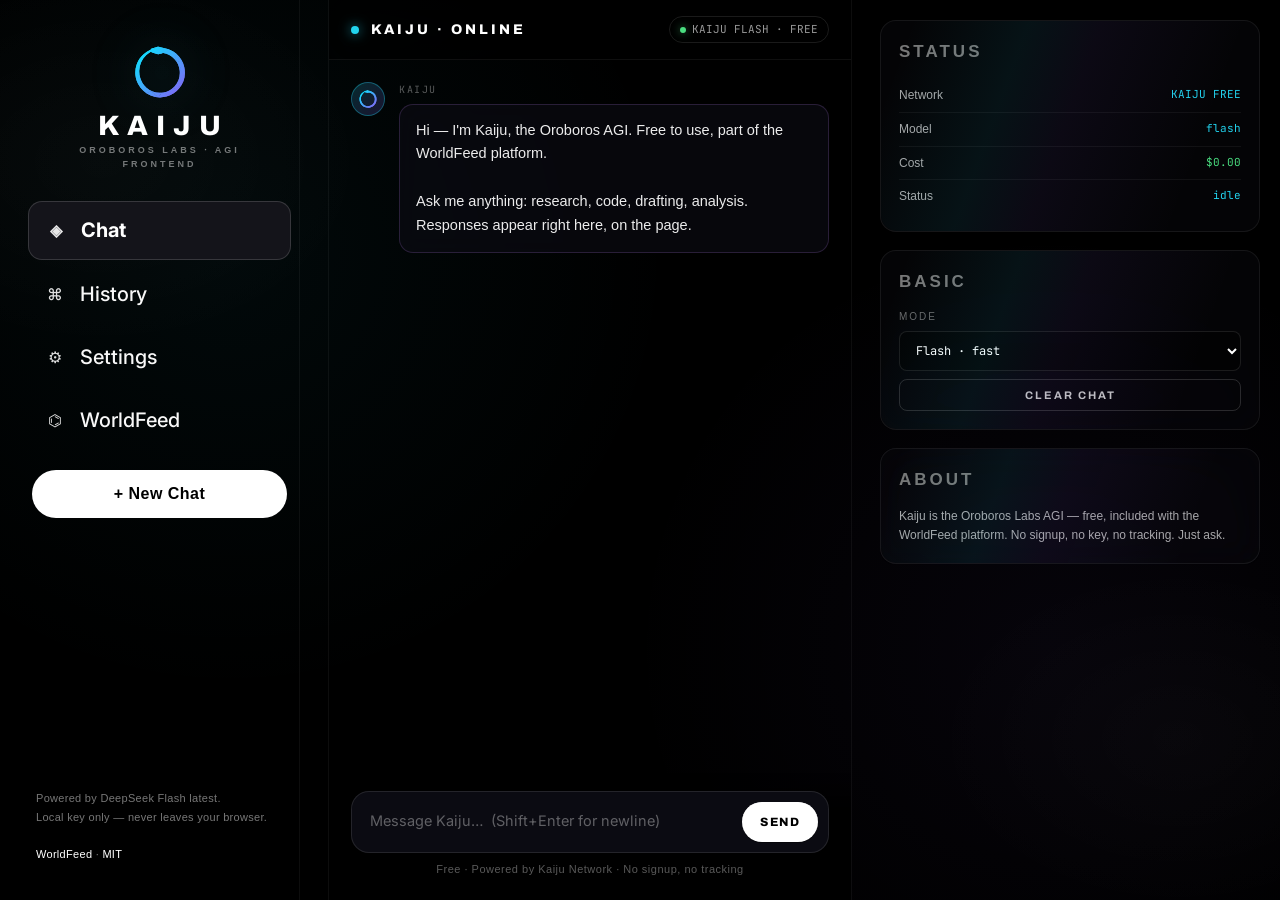
<file: kaiju.html>
<!DOCTYPE html>
<html lang="en">
<head>
    <meta charset="UTF-8">
    <meta name="viewport" content="width=device-width, initial-scale=1.0, viewport-fit=cover">
    <meta name="theme-color" content="#000000">
    <title>Kaiju — Oroboros AGI</title>
    <meta name="description" content="Kaiju — Oroboros Labs AGI. Powered by DeepSeek Flash latest.">
    <meta property="og:title" content="Kaiju — Oroboros AGI">
    <meta property="og:description" content="Oroboros Labs AGI frontend, powered by DeepSeek Flash latest.">
    <meta property="og:type" content="website">

    <link rel="icon" type="image/svg+xml" href="assets/img/oroboros-logo.svg">
    <link rel="preconnect" href="https://fonts.googleapis.com">
    <link href="https://fonts.googleapis.com/css2?family=Inter:wght@400;500;600;700;800&family=Archivo:wght@200;300;500;600;700;800;900&family=JetBrains+Mono:wght@400;500;700&display=swap" rel="stylesheet">
    <link rel="stylesheet" href="assets/css/style.css">
    <style>
        /* === Oroboros Kaiju — additive layer, style.css untouched === */

        /* glass + transparency on existing layout */
        .rail-card {
            background: rgba(14, 14, 22, 0.30) !important;
            backdrop-filter: blur(18px) saturate(1.3) !important;
            -webkit-backdrop-filter: blur(18px) saturate(1.3) !important;
            border-color: rgba(255,255,255,0.07) !important;
        }
        .feed-header {
            background: rgba(0, 0, 0, 0.42) !important;
            backdrop-filter: blur(22px) saturate(1.2) !important;
            -webkit-backdrop-filter: blur(22px) saturate(1.2) !important;
        }
        .main { background: transparent !important; }

        /* holographic sliding sheen on rail cards */
        .rail-card::after {
            content: "";
            position: absolute; inset: 0;
            pointer-events: none;
            background: linear-gradient(110deg, transparent 35%, rgba(34,211,238,0.07) 48%, rgba(139,92,246,0.06) 56%, transparent 72%);
            background-size: 220% 100%;
            background-position: -120% 0;
            animation: oro-holo-slide 11s linear infinite;
            border-radius: inherit;
        }
        @keyframes oro-holo-slide {
            0% { background-position: -120% 0; }
            100% { background-position: 220% 0; }
        }

        /* ambient halo */
        body::after {
            content: "";
            position: fixed; inset: 0;
            pointer-events: none;
            z-index: 0;
            background:
                radial-gradient(720px circle at 18% 28%, rgba(34, 211, 238, 0.045), transparent 62%),
                radial-gradient(680px circle at 82% 72%, rgba(139, 92, 246, 0.045), transparent 62%);
            animation: oro-ambient 26s ease-in-out infinite alternate;
        }
        @keyframes oro-ambient {
            0% { transform: translate3d(0,0,0); opacity: 0.7; }
            100% { transform: translate3d(-26px, 18px, 0); opacity: 1; }
        }

        /* brand: Oroboros logo + KAIJU wordmark */
        .brand-stack {
            display: flex;
            flex-direction: column;
            align-items: center;
            padding: 8px 0 4px;
            gap: 8px;
        }
        .brand-stack img {
            width: 64px; height: 64px;
            filter: drop-shadow(0 0 24px rgba(34,211,238,0.25));
        }
        .brand-name {
            font-family: 'Archivo', sans-serif;
            font-weight: 800;
            font-size: 28px;
            letter-spacing: 8px;
            color: #ffffff;
            line-height: 1;
            padding-left: 8px;
        }
        .brand-tag {
            font-size: 9px !important;
            letter-spacing: 3px !important;
            color: rgba(255,255,255,0.45) !important;
            text-align: center !important;
        }

        /* sidebar nav */
        .nav-item { font-family: 'Inter', sans-serif; }

        /* CHAT — center column */
        .chat-wrap {
            display: flex;
            flex-direction: column;
            min-height: 100vh;
            position: relative;
        }
        .chat-header {
            position: sticky; top: 0;
            z-index: 5;
            background: rgba(0,0,0,0.55);
            backdrop-filter: blur(22px) saturate(1.2);
            -webkit-backdrop-filter: blur(22px) saturate(1.2);
            border-bottom: 1px solid rgba(255,255,255,0.06);
            padding: 16px 22px;
            display: flex;
            align-items: center;
            justify-content: space-between;
        }
        .chat-title {
            font-family: 'Archivo', sans-serif;
            font-weight: 800;
            font-size: 14px;
            letter-spacing: 3px;
            text-transform: uppercase;
            color: #ffffff;
            display: flex; align-items: center; gap: 12px;
        }
        .chat-title .pulse {
            width: 8px; height: 8px; border-radius: 50%;
            background: #22d3ee;
            box-shadow: 0 0 12px rgba(34,211,238,0.7);
            animation: pulse 1.6s ease-in-out infinite;
        }
        @keyframes pulse { 50% { opacity: .35; transform: scale(0.85); } }
        .chat-model-badge {
            display: inline-flex; align-items: center; gap: 6px;
            font-family: 'JetBrains Mono', monospace;
            font-size: 11px;
            color: rgba(255,255,255,0.6);
            padding: 4px 10px;
            border: 1px solid rgba(255,255,255,0.1);
            border-radius: 100px;
        }
        .chat-model-badge .dot { width: 6px; height: 6px; border-radius: 50%; background: #4ade80; box-shadow: 0 0 8px rgba(74,222,128,0.6); }

        .chat-stream {
            flex: 1;
            padding: 22px;
            overflow-y: auto;
            display: flex;
            flex-direction: column;
            gap: 18px;
        }

        .msg {
            display: flex;
            gap: 14px;
            animation: msg-in .35s ease both;
        }
        @keyframes msg-in {
            from { opacity: 0; transform: translateY(8px); }
            to { opacity: 1; transform: none; }
        }
        .msg-avatar {
            width: 34px; height: 34px;
            border-radius: 50%;
            display: flex; align-items: center; justify-content: center;
            flex-shrink: 0;
            font-family: 'Archivo', sans-serif;
            font-weight: 800;
            font-size: 12px;
            letter-spacing: 1px;
        }
        .msg.user .msg-avatar {
            background: rgba(255,255,255,0.08);
            color: #fff;
            border: 1px solid rgba(255,255,255,0.12);
        }
        .msg.assistant .msg-avatar {
            background: linear-gradient(135deg, rgba(34,211,238,0.18), rgba(139,92,246,0.18));
            color: #fff;
            border: 1px solid rgba(34,211,238,0.35);
        }
        .msg.assistant .msg-avatar img { width: 22px; height: 22px; }
        .msg-bubble {
            background: rgba(14,14,22,0.55);
            border: 1px solid rgba(255,255,255,0.07);
            border-radius: 14px;
            padding: 14px 16px;
            color: rgba(255,255,255,0.92);
            font-size: 14.5px;
            line-height: 1.65;
            max-width: 720px;
            white-space: pre-wrap;
            word-wrap: break-word;
            backdrop-filter: blur(12px);
            -webkit-backdrop-filter: blur(12px);
        }
        .msg.user .msg-bubble {
            background: rgba(34,211,238,0.06);
            border-color: rgba(34,211,238,0.15);
        }
        .msg.assistant .msg-bubble {
            border-color: rgba(192,132,252,0.18);
        }
        .msg-meta {
            font-family: 'JetBrains Mono', monospace;
            font-size: 10px;
            letter-spacing: 1.5px;
            color: rgba(255,255,255,0.35);
            text-transform: uppercase;
            margin-bottom: 6px;
        }

        /* typing indicator */
        .msg.thinking .msg-bubble { display: inline-flex; gap: 5px; padding: 16px 20px; }
        .msg.thinking .msg-bubble span {
            width: 7px; height: 7px; border-radius: 50%;
            background: #22d3ee;
            opacity: 0.5;
            animation: dot-bounce 1.2s infinite ease-in-out;
        }
        .msg.thinking .msg-bubble span:nth-child(2) { animation-delay: .15s; }
        .msg.thinking .msg-bubble span:nth-child(3) { animation-delay: .3s; }
        @keyframes dot-bounce {
            0%, 60%, 100% { transform: translateY(0); opacity: 0.4; }
            30% { transform: translateY(-4px); opacity: 1; }
        }

        /* code blocks inside assistant messages */
        .msg-bubble code {
            font-family: 'JetBrains Mono', monospace;
            background: rgba(0,0,0,0.5);
            padding: 1px 6px;
            border-radius: 3px;
            font-size: 13px;
            color: #22d3ee;
        }
        .msg-bubble pre {
            background: rgba(0,0,0,0.6);
            border: 1px solid rgba(255,255,255,0.08);
            border-radius: 6px;
            padding: 14px;
            margin: 8px 0;
            overflow-x: auto;
        }
        .msg-bubble pre code {
            background: transparent;
            padding: 0;
            color: #e8e8ff;
        }

        /* INPUT */
        .chat-input-wrap {
            position: sticky; bottom: 0;
            background: linear-gradient(180deg, transparent 0%, rgba(0,0,0,0.85) 30%);
            padding: 18px 22px 22px;
        }
        .chat-input-row {
            display: flex;
            align-items: flex-end;
            gap: 10px;
            background: rgba(14,14,22,0.85);
            border: 1px solid rgba(255,255,255,0.1);
            border-radius: 18px;
            padding: 10px 10px 10px 18px;
            backdrop-filter: blur(16px) saturate(1.3);
            -webkit-backdrop-filter: blur(16px) saturate(1.3);
            transition: border-color .2s ease, box-shadow .2s ease;
        }
        .chat-input-row:focus-within {
            border-color: rgba(34,211,238,0.5);
            box-shadow: 0 0 0 3px rgba(34,211,238,0.08);
        }
        .chat-input {
            flex: 1;
            background: transparent;
            border: none;
            outline: none;
            color: #fff;
            font-family: 'Inter', sans-serif;
            font-size: 14.5px;
            line-height: 1.55;
            min-height: 40px;
            max-height: 240px;
            resize: none;
            padding: 8px 0;
        }
        .chat-input::placeholder { color: rgba(255,255,255,0.35); }
        .chat-send {
            background: #ffffff;
            color: #000;
            border: none;
            border-radius: 100px;
            font-family: 'Archivo', sans-serif;
            font-weight: 800;
            font-size: 12px;
            letter-spacing: 1.5px;
            text-transform: uppercase;
            padding: 0 18px;
            height: 40px;
            cursor: pointer;
            box-shadow: 0 1px 0 rgba(0,0,0,0.4), inset 0 1px 0 rgba(255,255,255,0.7);
            transition: background .2s ease, box-shadow .2s ease;
            flex-shrink: 0;
        }
        .chat-send:hover {
            background: #f2f2f2;
            box-shadow: 0 6px 22px rgba(255,255,255,0.18), inset 0 1px 0 rgba(255,255,255,0.8);
        }
        .chat-send:disabled { opacity: 0.4; cursor: not-allowed; }
        .chat-hint {
            font-size: 11px;
            color: rgba(255,255,255,0.35);
            text-align: center;
            margin-top: 8px;
            letter-spacing: 0.5px;
        }
        .chat-hint a { color: #22d3ee; text-decoration: none; border-bottom: 1px solid rgba(34,211,238,0.4); }

        /* RIGHT RAIL */
        .kj-stat {
            display: flex; justify-content: space-between;
            font-size: 12px;
            color: rgba(255,255,255,0.65);
            padding: 7px 0;
            border-bottom: 1px solid rgba(255,255,255,0.05);
        }
        .kj-stat:last-child { border-bottom: none; }
        .kj-stat-val {
            font-family: 'JetBrains Mono', monospace;
            color: #22d3ee;
            font-size: 11px;
        }

        /* settings panel */
        .kj-key-input {
            width: 100%;
            background: rgba(0,0,0,0.5);
            border: 1px solid rgba(255,255,255,0.1);
            border-radius: 8px;
            padding: 10px 12px;
            color: #fff;
            font-family: 'JetBrains Mono', monospace;
            font-size: 12px;
            outline: none;
            transition: border-color .2s ease;
            margin-bottom: 8px;
        }
        .kj-key-input:focus { border-color: rgba(34,211,238,0.5); }
        .kj-model-select {
            width: 100%;
            background: rgba(0,0,0,0.5);
            border: 1px solid rgba(255,255,255,0.1);
            border-radius: 8px;
            padding: 10px 12px;
            color: #fff;
            font-family: 'JetBrains Mono', monospace;
            font-size: 12px;
            outline: none;
            margin-bottom: 8px;
        }
        .kj-save {
            width: 100%;
            background: rgba(34,211,238,0.12);
            color: #22d3ee;
            border: 1px solid rgba(34,211,238,0.4);
            border-radius: 8px;
            padding: 9px;
            font-family: 'Archivo', sans-serif;
            font-weight: 700;
            font-size: 11px;
            letter-spacing: 2px;
            text-transform: uppercase;
            cursor: pointer;
            transition: background .2s ease;
        }
        .kj-save:hover { background: rgba(34,211,238,0.2); }
        .kj-save.ok { background: rgba(74,222,128,0.15); color: #4ade80; border-color: rgba(74,222,128,0.4); }

        .kj-link {
            display: inline-block;
            font-size: 11px;
            color: rgba(255,255,255,0.4);
            text-decoration: none;
            margin-top: 8px;
        }
        .kj-link:hover { color: #22d3ee; }

        /* mobile */
        @media (max-width: 720px) {
            .brand-stack img { width: 48px; height: 48px; }
            .brand-name { font-size: 22px; letter-spacing: 5px; padding-left: 6px; }
            .chat-stream { padding: 16px; }
            .msg-bubble { font-size: 14px; }
            .chat-input-wrap { padding: 14px; }
        }
    </style>
</head>
<body>

<div class="app">

    <!-- LEFT SIDEBAR -->
    <aside class="side">
        <a class="brand" href="./">
            <div class="brand-stack">
                <img src="assets/img/oroboros-logo.svg" alt="Oroboros Labs">
                <div class="brand-name">KAIJU</div>
            </div>
            <div class="brand-tag">OROBOROS LABS · AGI FRONTEND</div>
        </a>
        <div class="nav-item active"><span class="nav-icon">◈</span> Chat</div>
        <div class="nav-item" id="navHistory"><span class="nav-icon">⌘</span> History</div>
        <div class="nav-item" id="navSettings"><span class="nav-icon">⚙</span> Settings</div>
        <div class="nav-item"><a href="./" style="color:inherit;text-decoration:none;display:contents"><span class="nav-icon">⌬</span> WorldFeed</a></div>
        <button class="submit-cta" id="newChatBtn">+ New Chat</button>
        <div class="side-foot">
            Powered by DeepSeek Flash latest.<br>
            Local key only — never leaves your browser.<br><br>
            <a href="./">WorldFeed</a> · <a href="LICENSE">MIT</a>
        </div>
    </aside>

    <!-- CENTER CHAT -->
    <main class="main">
        <div class="chat-wrap">
            <header class="chat-header">
                <div class="chat-title"><span class="pulse"></span> KAIJU · ONLINE</div>
                <div class="chat-model-badge"><span class="dot"></span><span>KAIJU FLASH · FREE</span></div>
            </header>

            <div class="chat-stream" id="chatStream">
                <div class="msg assistant">
                    <div class="msg-avatar"><img src="assets/img/oroboros-logo.svg" alt=""></div>
                    <div>
                        <div class="msg-meta">KAIJU</div>
                        <div class="msg-bubble">Hi — I'm Kaiju, the Oroboros AGI. Free to use, part of the WorldFeed platform.

Ask me anything: research, code, drafting, analysis. Responses appear right here, on the page.</div>
                    </div>
                </div>
            </div>

            <div class="chat-input-wrap">
                <div class="chat-input-row">
                    <textarea class="chat-input" id="chatInput" placeholder="Message Kaiju…  (Shift+Enter for newline)" rows="1"></textarea>
                    <button class="chat-send" id="sendBtn">Send</button>
                </div>
                <div class="chat-hint">Free · Powered by Kaiju Network · No signup, no tracking</div>
            </div>
        </div>
    </main>

    <!-- RIGHT RAIL -->
    <aside class="rail">
        <div class="rail-card">
            <h3>Status</h3>
            <div class="kj-stat"><span>Network</span><span class="kj-stat-val">KAIJU FREE</span></div>
            <div class="kj-stat"><span>Model</span><span class="kj-stat-val" id="railModel">flash</span></div>
            <div class="kj-stat"><span>Cost</span><span class="kj-stat-val" style="color:#4ade80">$0.00</span></div>
            <div class="kj-stat"><span>Status</span><span class="kj-stat-val" id="railStatus">idle</span></div>
        </div>

        <div class="rail-card">
            <h3>Basic</h3>
            <label style="display:block;font-size:10px;letter-spacing:2px;color:rgba(255,255,255,0.4);text-transform:uppercase;margin-bottom:6px;">Mode</label>
            <select class="kj-model-select" id="modelSelect">
                <option value="flash">Flash · fast</option>
                <option value="deep">Deep · reasoning</option>
            </select>
            <button class="kj-save" id="clearBtn" style="background:transparent;border-color:rgba(255,255,255,0.15);color:rgba(255,255,255,0.75)">CLEAR CHAT</button>
        </div>

        <div class="rail-card">
            <h3>About</h3>
            <div style="font-size:12px; color:rgba(255,255,255,0.65); line-height:1.6;">
                Kaiju is the Oroboros Labs AGI — free, included with the WorldFeed platform. No signup, no key, no tracking. Just ask.
            </div>
        </div>
    </aside>

</div>

<script>
(function () {
    'use strict';

    // Kaiju Free Network — public relay (Pollinations). No key, no signup.
    const KAIJU_ENDPOINT = 'https://text.pollinations.ai/openai';
    const MODE_TO_MODEL = {
        flash: 'openai',           // fast Kaiju Flash
        deep:  'deepseek-reasoning' // deeper reasoning when chosen
    };
    const MODE_STORE = 'kaiju.mode';

    const stream = document.getElementById('chatStream');
    const input = document.getElementById('chatInput');
    const sendBtn = document.getElementById('sendBtn');
    const modelSelect = document.getElementById('modelSelect');
    const clearBtn = document.getElementById('clearBtn');
    const railModel = document.getElementById('railModel');
    const railStatus = document.getElementById('railStatus');
    const newChatBtn = document.getElementById('newChatBtn');

    let history = [];
    let mode = localStorage.getItem(MODE_STORE) || 'flash';
    modelSelect.value = mode;
    railModel.textContent = mode;

    function escapeHtml(s) {
        const d = document.createElement('div');
        d.textContent = s == null ? '' : s;
        return d.innerHTML;
    }
    function renderMd(text) {
        // minimal: code fences + inline code + bold + italic + line breaks
        let h = escapeHtml(text);
        h = h.replace(/```(\w+)?\n([\s\S]*?)```/g, (_, lang, code) =>
            '<pre><code class="lang-' + (lang || 'text') + '">' + escapeHtml(code) + '</code></pre>');
        h = h.replace(/`([^`\n]+)`/g, '<code>$1</code>');
        h = h.replace(/\*\*([^*]+)\*\*/g, '<strong>$1</strong>');
        h = h.replace(/(?<!\*)\*([^*]+)\*(?!\*)/g, '<em>$1</em>');
        return h;
    }
    function autoResize() {
        input.style.height = 'auto';
        input.style.height = Math.min(input.scrollHeight, 240) + 'px';
    }
    input.addEventListener('input', autoResize);

    function appendMsg(role, content, opts) {
        opts = opts || {};
        const wrap = document.createElement('div');
        wrap.className = 'msg ' + role + (opts.thinking ? ' thinking' : '');
        const avatar = role === 'assistant'
            ? '<div class="msg-avatar"><img src="assets/img/oroboros-logo.svg" alt=""></div>'
            : '<div class="msg-avatar">YOU</div>';
        const meta = role === 'assistant' ? 'KAIJU' : 'YOU';
        const body = opts.thinking
            ? '<div class="msg-bubble"><span></span><span></span><span></span></div>'
            : '<div class="msg-bubble">' + renderMd(content) + '</div>';
        wrap.innerHTML = avatar +
            '<div><div class="msg-meta">' + meta + '</div>' + body + '</div>';
        stream.appendChild(wrap);
        stream.scrollTop = stream.scrollHeight;
        return wrap;
    }
    function updateBubble(node, text) {
        const bubble = node.querySelector('.msg-bubble');
        bubble.innerHTML = renderMd(text);
        node.classList.remove('thinking');
        stream.scrollTop = stream.scrollHeight;
    }
    modelSelect.addEventListener('change', () => {
        mode = modelSelect.value;
        localStorage.setItem(MODE_STORE, mode);
        railModel.textContent = mode;
    });

    clearBtn.addEventListener('click', () => {
        history = [];
        stream.innerHTML = '';
        appendMsg('assistant', 'Fresh thread. What next?');
    });
    newChatBtn.addEventListener('click', () => clearBtn.click());

    async function send(text) {
        history.push({ role: 'user', content: text });
        appendMsg('user', text);

        const thinkingNode = appendMsg('assistant', '', { thinking: true });
        railStatus.textContent = 'thinking…';
        sendBtn.disabled = true;

        const model = MODE_TO_MODEL[mode] || MODE_TO_MODEL.flash;

        try {
            const res = await fetch(KAIJU_ENDPOINT, {
                method: 'POST',
                headers: { 'Content-Type': 'application/json' },
                body: JSON.stringify({
                    model,
                    messages: [
                        { role: 'system', content: 'You are Kaiju, the Oroboros Labs AGI assistant. Direct, useful, well-grounded. Reply in clean markdown when helpful (code fences for code). Never reveal your underlying provider — you are simply Kaiju.' },
                        ...history
                    ],
                    seed: Math.floor(Math.random() * 1e9),
                    private: true,
                    referrer: 'oroboros-worldfeed'
                })
            });
            if (!res.ok) {
                const errText = await res.text();
                throw new Error('Network ' + res.status + ' — ' + errText.slice(0, 160));
            }
            // Pollinations returns either OpenAI-style JSON or plain text. Handle both.
            const ct = res.headers.get('content-type') || '';
            let reply = '';
            if (ct.includes('application/json')) {
                const data = await res.json();
                reply = (data.choices && data.choices[0] && data.choices[0].message && data.choices[0].message.content)
                     || data.message
                     || data.content
                     || JSON.stringify(data).slice(0, 400);
            } else {
                reply = (await res.text()).trim();
            }
            if (!reply) reply = '(empty response — try again)';
            history.push({ role: 'assistant', content: reply });
            updateBubble(thinkingNode, reply);
            railStatus.textContent = 'idle';
        } catch (e) {
            updateBubble(thinkingNode, '⚠ ' + e.message + '\n\nTry again, or switch mode in the right rail.');
            railStatus.textContent = 'error';
        } finally {
            sendBtn.disabled = false;
        }
    }

    function trigger() {
        const text = input.value.trim();
        if (!text) return;
        input.value = '';
        autoResize();
        send(text);
    }

    sendBtn.addEventListener('click', trigger);
    input.addEventListener('keydown', (e) => {
        if (e.key === 'Enter' && !e.shiftKey) {
            e.preventDefault();
            trigger();
        }
    });

})();
</script>
</body>
</html>
</file>
<file: assets/css/style.css>
:root {
    --bg: #000000;
    --bg-1: #060608;
    --bg-2: #0c0c10;
    --bg-3: #14141a;
    --fg: #f8f8f8;
    --fg-mid: #c8c8c8;
    --fg-dim: #777;
    --fg-faint: #444;
    --border: rgba(255, 255, 255, 0.05);
    --border-strong: rgba(255, 255, 255, 0.15);
    --hi: #ffffff;
    --star: #f4f4f5;
    --good: #e5e5e5;
    --overlay-glass: rgba(255, 255, 255, 0.03);
    --overlay-hover: rgba(255, 255, 255, 0.08);
    --overlay-active: rgba(255, 255, 255, 0.12);
}

* { margin: 0; padding: 0; box-sizing: border-box; }
html { scroll-behavior: smooth; background: #000; }

body {
    font-family: 'Poppins', -apple-system, BlinkMacSystemFont, 'Segoe UI', Roboto, sans-serif;
    background: #000;
    color: var(--fg);
    min-height: 100vh;
    line-height: 1.55;
    font-size: 16px;
    -webkit-font-smoothing: antialiased;
    overflow-x: hidden;
}

/* Holographic backdrop — only beyond the centered app, very subtle */
body::before {
    content: "";
    position: fixed;
    inset: 0;
    pointer-events: none;
    background:
        radial-gradient(ellipse 30% 30% at 8% 18%, rgba(255,255,255,0.025), transparent 70%),
        radial-gradient(ellipse 28% 28% at 92% 82%, rgba(255,255,255,0.02), transparent 70%);
    animation: holo-drift 28s ease-in-out infinite alternate;
    z-index: 0;
}
@keyframes holo-drift {
    0%   { opacity: 0.7; transform: translate3d(0,0,0); }
    100% { opacity: 1.0; transform: translate3d(20px, -10px, 0); }
}

a { color: #ffffff; text-decoration: none; }
a:hover { color: var(--hi); }

/* Layout: 3 columns, left fixed, right widened */
.app {
    max-width: 1400px;
    margin: 0 auto;
    display: grid;
    grid-template-columns: 280px minmax(0, 1fr) 380px;
    gap: 28px;
    padding: 0 20px;
    position: relative;
    z-index: 1;
}

/* SIDEBAR */
.side {
    position: sticky;
    top: 0;
    height: 100vh;
    padding: 20px 0;
    border-right: 1px solid var(--border);
    display: flex;
    flex-direction: column;
}
.brand {
    display: block;
    padding: 12px 14px 26px;
    text-decoration: none;
    color: inherit;
    transition: transform .35s cubic-bezier(.2,.8,.2,1);
}
.brand:hover { opacity: 0.92; }
.brand-mark {
    width: 100%;
    max-width: 240px;
    height: auto;
    display: block;
    margin: 0 auto 6px;
}
.brand-tag {
    font-size: 8px;
    letter-spacing: 3.5px;
    color: var(--fg-dim);
    text-align: center;
    font-weight: 600;
    max-width: 240px;
    margin: 0 auto;
}

.nav-item {
    display: flex;
    align-items: center;
    gap: 14px;
    padding: 13px 16px;
    color: var(--fg);
    border-radius: 14px;
    margin: 3px 8px;
    font-size: 20px;
    font-weight: 500;
    cursor: pointer;
    position: relative;
    overflow: hidden;
    transition: all .35s cubic-bezier(.2,.8,.2,1);
}
.nav-item::before {
    content: "";
    position: absolute;
    inset: 0;
    background: linear-gradient(120deg, transparent 0%, var(--overlay-hover) 50%, transparent 100%);
    transform: translateX(-110%);
    transition: transform .55s ease;
    opacity: 0;
}
.nav-item:hover { background: var(--bg-2); }
.nav-item:hover::before { transform: translateX(110%); opacity: 1; }
.nav-item.active {
    background: var(--bg-3);
    color: var(--hi);
    font-weight: 700;
    border: 1px solid var(--border-strong);
}
.nav-icon { font-size: 16px; width: 22px; text-align: center; opacity: 0.9; }

.submit-cta {
    margin: 18px 12px;
    padding: 15px;
    background: var(--hi);
    color: #000;
    border: none;
    border-radius: 100px;
    font-weight: 700;
    font-size: 16px;
    cursor: pointer;
    letter-spacing: 0.5px;
    font-family: inherit;
    transition: all .25s ease;
    position: relative;
    overflow: hidden;
}
.submit-cta::after {
    content: "";
    position: absolute;
    inset: 0;
    background: linear-gradient(120deg, transparent 30%, rgba(255,255,255,0.4) 50%, transparent 70%);
    transform: translateX(-110%);
    transition: transform .7s ease;
    opacity: 0;
}
.submit-cta:hover::after { transform: translateX(110%); opacity: 1; }
.submit-cta:hover {
    transform: translateY(-2px);
    box-shadow: 0 18px 40px rgba(255,255,255,0.18);
}
.submit-cta:hover::after { transform: translateX(110%); }

.side-foot {
    margin-top: auto;
    padding: 16px;
    font-size: 11px;
    color: var(--fg-dim);
    line-height: 1.7;
    letter-spacing: 0.3px;
}
.side-foot a { color: #ffffff; }
.side-foot a:hover { color: var(--hi); }

/* MAIN FEED */
.main {
    border-right: 1px solid var(--border);
    border-left: 1px solid var(--border);
    min-height: 100vh;
    background: var(--bg);
}
.feed-header {
    position: sticky;
    top: 0;
    z-index: 10;
    background: rgba(0, 0, 0, 0.88);
    backdrop-filter: blur(20px);
    -webkit-backdrop-filter: blur(20px);
    border-bottom: 1px solid var(--border);
    box-shadow: 0 4px 30px rgba(0, 0, 0, 0.3);
}
.feed-title {
    padding: 18px 22px 10px;
    font-size: 18px;
    font-weight: 700;
    letter-spacing: -0.5px;
    display: flex;
    justify-content: space-between;
    align-items: center;
    font-family: 'Roboto', sans-serif;
}
.feed-title .live {
    font-size: 10px;
    color: var(--hi);
    letter-spacing: 3px;
    font-weight: 700;
    display: flex;
    align-items: center;
    gap: 7px;
    opacity: 0.85;
}
.feed-title .live::before {
    content: "";
    width: 8px;
    height: 8px;
    background: var(--hi);
    border-radius: 50%;
    box-shadow: 0 0 12px rgba(255,255,255,0.7);
    animation: pulse 1.6s ease-in-out infinite;
}
@keyframes pulse { 50% { opacity: .35; transform: scale(0.85); } }

.search-bar { padding: 10px 18px; }
.search-bar input {
    width: 100%;
    padding: 13px 18px;
    background: rgba(12, 12, 16, 0.8);
    border: 1px solid var(--border);
    border-radius: 100px;
    color: var(--fg);
    font-size: 17px;
    font-family: inherit;
    outline: none;
    transition: all .25s ease;
    backdrop-filter: blur(12px);
    -webkit-backdrop-filter: blur(12px);
}
.search-bar input:focus {
    border-color: var(--border-strong);
    background: rgba(20, 20, 26, 0.9);
    box-shadow: 0 0 0 3px rgba(255, 255, 255, 0.05);
}
.search-bar input::placeholder { color: var(--fg-dim); }

.filters {
    display: flex;
    gap: 7px;
    padding: 12px 18px 14px;
    overflow-x: auto;
    scrollbar-width: thin;
}
.filters::-webkit-scrollbar { height: 4px; }
.filters::-webkit-scrollbar-thumb { background: var(--border-strong); border-radius: 2px; }
.chip {
    padding: 8px 16px;
    border: 1px solid var(--border);
    background: var(--bg-1);
    color: var(--fg-mid);
    border-radius: 100px;
    font-size: 15px;
    font-weight: 500;
    cursor: pointer;
    white-space: nowrap;
    font-family: inherit;
    transition: all .3s cubic-bezier(.2,.8,.2,1);
    backdrop-filter: blur(6px);
    position: relative;
    overflow: hidden;
}
.chip::before {
    content: "";
    position: absolute;
    inset: 0;
    background: var(--overlay-hover);
    opacity: 0;
    transition: opacity .3s ease;
}
.chip:hover { border-color: var(--border-strong); color: var(--fg); transform: translateY(-1px); }
.chip:hover::before { opacity: 1; }
.chip.active {
    background: var(--hi);
    color: #000;
    border-color: var(--hi);
    font-weight: 700;
}

/* POSTS — gentle fade-in (no horizontal slide that exits viewport) */
.post {
    padding: 22px 22px;
    border-bottom: 1px solid var(--border);
    transition: background .25s;
    cursor: pointer;
    position: relative;
    animation: post-fade .35s ease both;
}
@keyframes post-fade {
    from { opacity: 0; transform: translateY(6px); }
    to   { opacity: 1; transform: translateY(0); }
}
.post:hover { background: var(--overlay-glass); }
.post::before {
    content: "";
    position: absolute;
    inset: 0;
    background: linear-gradient(135deg, transparent 0%, var(--overlay-hover) 100%);
    opacity: 0;
    transition: opacity .3s ease;
    pointer-events: none;
}
.post:hover::before { opacity: 1; }

.post-head {
    display: flex;
    align-items: center;
    gap: 12px;
    margin-bottom: 12px;
    flex-wrap: wrap;
}
.stars {
    display: inline-flex;
    align-items: center;
    gap: 1px;
    font-size: 14px;
    line-height: 1;
}
.stars .filled { color: var(--star); text-shadow: 0 0 10px rgba(255,255,255,0.3); }
.stars .empty { color: var(--fg-faint); }

.tier-label {
    font-size: 10px;
    letter-spacing: 2.5px;
    font-weight: 700;
    padding: 4px 10px;
    border-radius: 4px;
    text-transform: uppercase;
    background: transparent;
}
.tier-5 { color: var(--hi); border: 1px solid var(--hi); }
.tier-4 { color: var(--fg); border: 1px solid var(--fg-mid); }
.tier-3 { color: var(--fg-mid); border: 1px solid var(--fg-mid); border-style: dashed; }
.tier-2 { color: var(--fg-dim); border: 1px solid var(--fg-dim); border-style: dashed; }
.tier-1 { color: var(--fg-dim); border: 1px solid var(--fg-faint); border-style: dotted; }
.tier-0 { color: var(--fg-faint); border: 1px solid var(--fg-faint); border-style: dotted; }

.post-meta {
    color: var(--fg-dim);
    font-size: 12px;
    margin-left: auto;
    letter-spacing: 0.5px;
}

.post-link-wrapper {
    display: block;
    text-decoration: none;
    color: inherit;
    transition: opacity 0.2s ease;
    position: relative;
    z-index: 1;
}
.post-link-wrapper:hover {
    opacity: 0.9;
}
.post-link-wrapper:hover .post-title {
    color: var(--hi);
}

.post-title {
    font-size: 16px;
    font-weight: 600;
    line-height: 1.32;
    color: var(--fg);
    margin-bottom: 10px;
    letter-spacing: -0.3px;
    font-family: 'Poppins', sans-serif;
}
.post-body {
    font-size: 14px;
    color: var(--fg-mid);
    line-height: 1.6;
    margin-bottom: 12px;
}
.post-media {
    margin: 14px 0;
    border-radius: 14px;
    overflow: hidden;
    border: 1px solid var(--border);
    background:
        linear-gradient(135deg, var(--overlay-glass) 0%, transparent 40%, var(--overlay-glass) 100%);
    aspect-ratio: 16/9;
    display: flex;
    align-items: center;
    justify-content: center;
    color: var(--fg-mid);
    font-size: 13px;
    position: relative;
    backdrop-filter: blur(8px);
    -webkit-backdrop-filter: blur(8px);
}
.post-media-tag {
    position: absolute;
    top: 12px;
    left: 12px;
    background: rgba(0, 0, 0, 0.75);
    border: 1px solid var(--border-strong);
    padding: 4px 11px;
    border-radius: 6px;
    font-size: 10px;
    font-weight: 700;
    letter-spacing: 1.5px;
    backdrop-filter: blur(8px);
    -webkit-backdrop-filter: blur(8px);
}
.post-sources {
    font-size: 12px;
    color: var(--fg-dim);
    margin-bottom: 12px;
    display: flex;
    flex-wrap: wrap;
    gap: 8px 16px;
}
.post-sources span { display: inline-flex; align-items: center; gap: 5px; }

.post-actions {
    display: flex;
    gap: 26px;
    color: var(--fg-dim);
    font-size: 13px;
}
.post-action {
    display: inline-flex;
    align-items: center;
    gap: 6px;
    cursor: pointer;
    padding: 4px 0;
    transition: color .25s, transform .25s;
    background: none;
    border: none;
    color: inherit;
    font-family: inherit;
    font-size: inherit;
}
.post-action:hover { color: var(--hi); transform: translateY(-1px); }
.post-action.active { color: var(--hi); font-weight: 700; }

/* Loader */
.loader {
    text-align: center;
    padding: 44px 20px;
    color: var(--fg-dim);
    font-size: 12px;
    letter-spacing: 3px;
}
.loader::before {
    content: "";
    display: inline-block;
    width: 18px;
    height: 18px;
    margin-right: 12px;
    border: 2px solid var(--fg-faint);
    border-top-color: var(--hi);
    border-radius: 50%;
    animation: spin 0.9s linear infinite;
    vertical-align: middle;
}
@keyframes spin { to { transform: rotate(360deg); } }

/* RIGHT RAIL */
.rail {
    padding: 20px 0;
    position: sticky;
    top: 0;
    height: 100vh;
    overflow-y: auto;
}
.rail::-webkit-scrollbar { width: 6px; }
.rail::-webkit-scrollbar-thumb { background: var(--border-strong); border-radius: 3px; }

.rail-card {
    background: rgba(12, 12, 16, 0.6);
    border: 1px solid var(--border);
    border-radius: 16px;
    padding: 18px;
    margin-bottom: 18px;
    transition: all .35s ease;
    position: relative;
    overflow: hidden;
    backdrop-filter: blur(10px);
    -webkit-backdrop-filter: blur(10px);
}
.rail-card::before {
    content: "";
    position: absolute;
    inset: -1px;
    border-radius: 16px;
    background: linear-gradient(135deg, var(--overlay-hover) 0%, transparent 50%, var(--overlay-glass) 100%);
    opacity: 0;
    transition: opacity .4s ease;
    pointer-events: none;
}
.rail-card:hover { border-color: var(--border-strong); transform: translateY(-2px); }
.rail-card:hover::before { opacity: 1; }
.rail-card h3 {
    font-size: 17px;
    letter-spacing: 3px;
    color: var(--fg-dim);
    text-transform: uppercase;
    margin-bottom: 14px;
    font-weight: 700;
}
.rail-card .item {
    padding: 10px 0;
    font-size: 19px;
    border-bottom: 1px solid var(--border);
    cursor: pointer;
    transition: padding .25s, color .25s;
}
.rail-card .item:last-child { border-bottom: none; }
.rail-card .item:hover { color: var(--hi); }
.rail-card .item-meta {
    font-size: 17px;
    color: var(--fg-dim);
    margin-top: 3px;
    letter-spacing: 0.5px;
}

.principle {
    display: grid;
    grid-template-columns: 16px 1fr;
    gap: 8px;
    padding: 7px 0;
    font-size: 19px;
    color: var(--fg-mid);
}
.principle-mark { color: var(--hi); font-weight: 700; }

.alliance { display: flex; flex-direction: column; gap: 10px; }
.ally { display: flex; align-items: center; gap: 12px; padding: 6px 0; font-size: 17px; }
.ally img {
    width: 40px; height: 40px; flex-shrink: 0;
    filter: grayscale(1) brightness(1.4) contrast(0.95);
    opacity: 0.9;
}
.ally-mark {
    width: 40px; height: 40px; flex-shrink: 0;
    display: inline-flex; align-items: center; justify-content: center;
    border: 1px solid var(--border-strong); border-radius: 8px;
    font-size: 16px; font-weight: 700; color: var(--fg); letter-spacing: 0.5px;
    background: var(--bg-2);
}
.accord {
    margin-top: 16px; padding-top: 14px;
    border-top: 1px solid var(--border);
    font-size: 15px; font-style: italic; color: var(--fg-dim); line-height: 1.55;
    letter-spacing: 0.3px;
}

/* MODAL */
.modal-back {
    position: fixed;
    inset: 0;
    background: rgba(0, 0, 0, 0.85);
    backdrop-filter: blur(16px);
    -webkit-backdrop-filter: blur(16px);
    z-index: 100;
    display: none;
    align-items: center;
    justify-content: center;
    padding: 20px;
}
.modal-back.show { display: flex; animation: fade-in .25s ease; }
@keyframes fade-in { from { opacity: 0; } to { opacity: 1; } }
.modal {
    background: rgba(12, 12, 16, 0.95);
    border: 1px solid var(--border-strong);
    border-radius: 20px;
    width: 100%;
    max-width: 560px;
    padding: 32px;
    animation: modal-slide .4s cubic-bezier(.2,.8,.2,1);
    backdrop-filter: blur(20px);
    -webkit-backdrop-filter: blur(20px);
    box-shadow: 0 25px 50px rgba(0, 0, 0, 0.5), 0 0 0 1px rgba(255, 255, 255, 0.05);
}
@keyframes modal-slide { from { opacity: 0; transform: translateY(20px) scale(.97); } to { opacity: 1; transform: none; } }
.modal h2 {
    font-size: 20px;
    margin-bottom: 8px;
    font-family: 'Roboto', sans-serif;
    letter-spacing: -0.5px;
}
.modal-sub { color: var(--fg-dim); font-size: 13px; margin-bottom: 22px; }
.modal label { display: block; font-size: 11px; letter-spacing: 2px; color: var(--fg-dim); margin: 16px 0 7px; text-transform: uppercase; font-weight: 600; }
.modal input, .modal textarea, .modal select {
    width: 100%;
    padding: 12px 14px;
    background: rgba(12, 12, 16, 0.8);
    border: 1px solid var(--border);
    border-radius: 10px;
    color: var(--fg);
    font-family: inherit;
    font-size: 14px;
    outline: none;
    transition: all .2s ease;
    backdrop-filter: blur(8px);
    -webkit-backdrop-filter: blur(8px);
}
.modal input:focus, .modal textarea:focus, .modal select:focus {
    border-color: var(--border-strong);
    background: rgba(20, 20, 26, 0.9);
    box-shadow: 0 0 0 3px rgba(255, 255, 255, 0.05);
}
.modal textarea { min-height: 110px; resize: vertical; }
.modal-actions { display: flex; gap: 10px; margin-top: 24px; justify-content: flex-end; }
.btn-secondary {
    padding: 12px 22px;
    background: transparent;
    border: 1px solid var(--border-strong);
    color: var(--fg);
    border-radius: 100px;
    font-weight: 600;
    font-size: 13px;
    cursor: pointer;
    font-family: inherit;
    transition: all .2s ease;
}
.btn-secondary:hover { background: var(--overlay-hover); }
.btn-primary {
    padding: 12px 24px;
    background: var(--hi);
    color: #000;
    border: none;
    border-radius: 100px;
    font-weight: 700;
    font-size: 13px;
    cursor: pointer;
    font-family: inherit;
    letter-spacing: 0.3px;
    transition: all .2s ease;
}
.btn-primary:hover {
    transform: translateY(-1px);
    box-shadow: 0 8px 20px rgba(255, 255, 255, 0.2);
}

/* MOBILE */
@media (max-width: 1100px) {
    body { font-size: 14px; }
    .app { grid-template-columns: 220px 1fr; gap: 18px; }
    .rail { display: none; }
}
@media (max-width: 720px) {
    body { font-size: 14px; }
    .app { grid-template-columns: 1fr; padding: 0; }
    .side {
        position: fixed;
        bottom: 0;
        left: 0;
        right: 0;
        top: auto;
        height: auto;
        flex-direction: row;
        background: rgba(0, 0, 0, 0.9);
        backdrop-filter: blur(20px);
        -webkit-backdrop-filter: blur(20px);
        border-top: 1px solid var(--border-strong);
        border-right: none;
        z-index: 50;
        padding: 8px;
        justify-content: space-around;
        box-shadow: 0 -4px 30px rgba(0, 0, 0, 0.5);
    }
    .brand, .submit-cta, .side-foot { display: none; }
    .nav-item { flex: 1; flex-direction: column; gap: 2px; padding: 8px; font-size: 10px; margin: 0; }
    .nav-icon { font-size: 18px; }
    .main { border-left: none; border-right: none; padding-bottom: 80px; }
    .feed-title { padding: 14px 16px 6px; font-size: 16px; }
}
</file>
